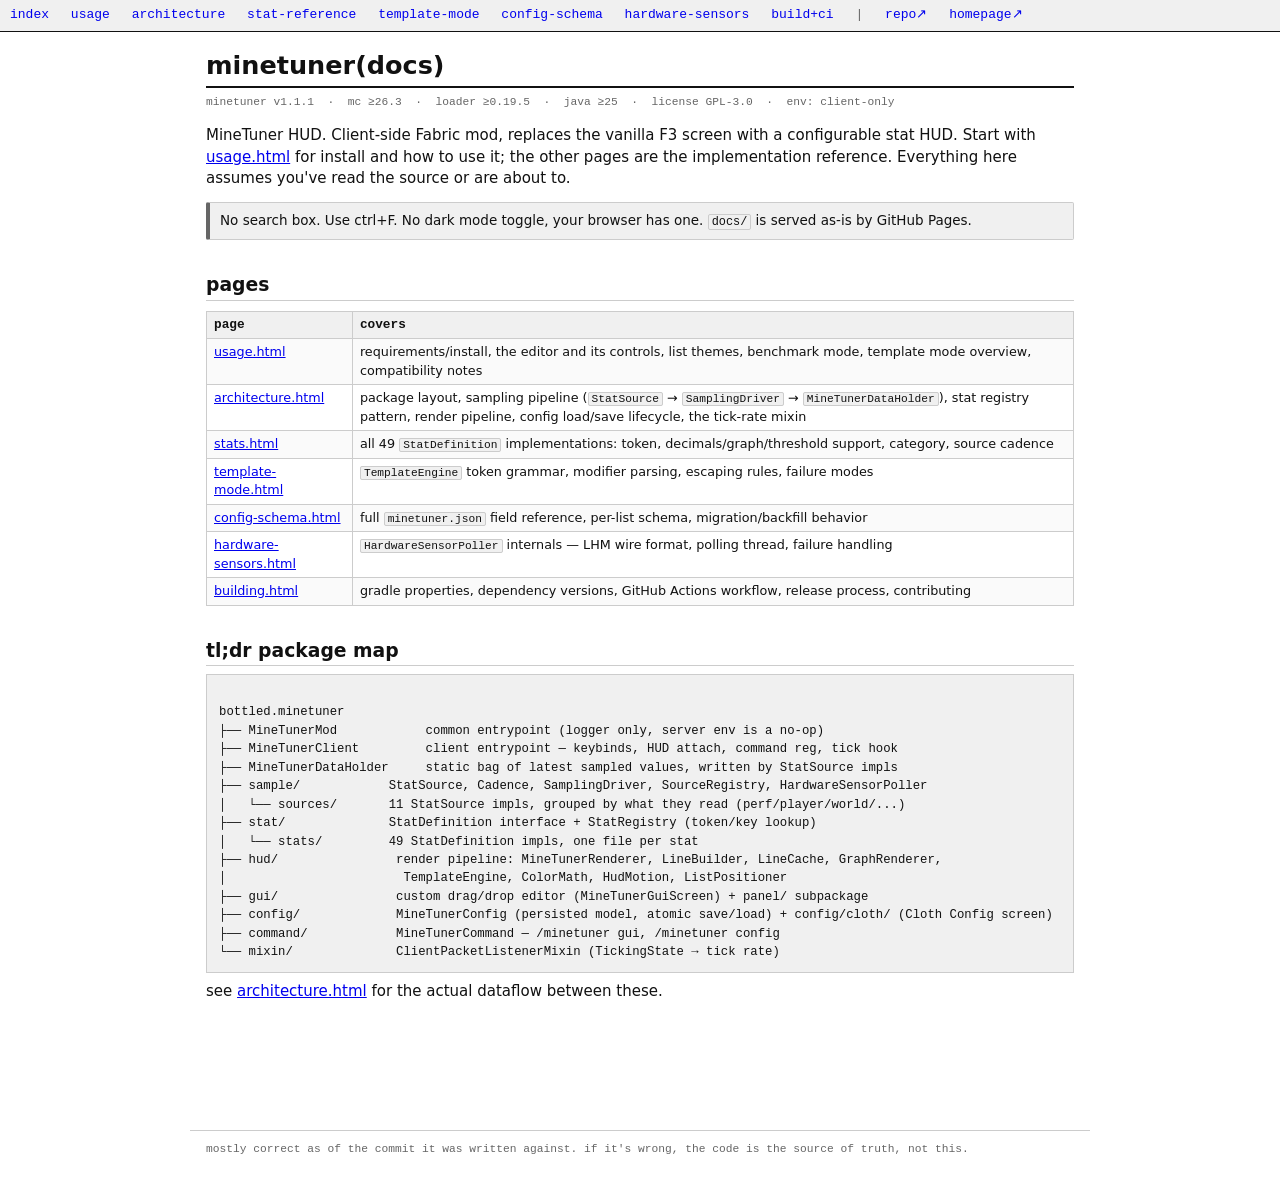
<file: docs/index.html>
<!doctype html>
<html lang="en">
<head>
<meta charset="utf-8">
<meta name="viewport" content="width=device-width, initial-scale=1">
<title>minetuner docs</title>
<link rel="stylesheet" href="style.css">
</head>
<body>
<div class="topbar">
  <a href="index.html">index</a>
    <a href="usage.html">usage</a>
  <a href="architecture.html">architecture</a>
  <a href="stats.html">stat-reference</a>
  <a href="template-mode.html">template-mode</a>
  <a href="config-schema.html">config-schema</a>
  <a href="hardware-sensors.html">hardware-sensors</a>
  <a href="building.html">build+ci</a>
  <span class="sep">|</span>
  <a href="https://github.com/bottledpepsi/MineTuner-HUD">repo↗</a>
  <a href="https://bottledpepsi.github.io">homepage↗</a>
</div>

<main>
<h1>minetuner(docs)</h1>
<div class="badge-row">
    minetuner v1.1.1 &nbsp;·&nbsp; mc &ge;26.3 &nbsp;·&nbsp; loader &ge;0.19.5 &nbsp;·&nbsp; java &ge;25 &nbsp;·&nbsp;
    license GPL-3.0 &nbsp;·&nbsp; env: client-only
</div>

<p>
MineTuner HUD. Client-side Fabric mod, replaces the vanilla
    F3 screen with a configurable stat HUD. Start with <a href="usage.html">usage.html</a> for install and how to use
    it; the other pages are
    the implementation reference. Everything here assumes you've read the source or are about to.
</p>

<div class="note">
    No search box. Use ctrl+F. No dark mode toggle, your browser has one. <code>docs/</code> is served as-is by GitHub
    Pages.
</div>

<h2>pages</h2>
<table>
<tr><th>page</th><th>covers</th></tr>
    <tr>
        <td><a href="usage.html">usage.html</a></td>
        <td>requirements/install, the editor and its controls, list themes, benchmark mode, template mode overview,
            compatibility notes
        </td>
    </tr>
<tr><td><a href="architecture.html">architecture.html</a></td>
    <td>package layout, sampling pipeline (<code>StatSource</code> → <code>SamplingDriver</code> → <code>MineTunerDataHolder</code>), stat registry pattern, render pipeline, config load/save lifecycle, the tick-rate mixin</td></tr>
<tr><td><a href="stats.html">stats.html</a></td>
    <td>all 49 <code>StatDefinition</code> implementations: token, decimals/graph/threshold support, category, source cadence</td></tr>
<tr><td><a href="template-mode.html">template-mode.html</a></td>
    <td><code>TemplateEngine</code> token grammar, modifier parsing, escaping rules, failure modes</td></tr>
<tr><td><a href="config-schema.html">config-schema.html</a></td>
    <td>full <code>minetuner.json</code> field reference, per-list schema, migration/backfill behavior</td></tr>
<tr><td><a href="hardware-sensors.html">hardware-sensors.html</a></td>
    <td><code>HardwareSensorPoller</code> internals — LHM wire format, polling thread, failure handling</td></tr>
<tr><td><a href="building.html">building.html</a></td>
    <td>gradle properties, dependency versions, GitHub Actions workflow, release process, contributing</td>
</tr>
</table>

<h2>tl;dr package map</h2>
<div class="filetree">
bottled.minetuner
├── MineTunerMod            common entrypoint (logger only, server env is a no-op)
├── MineTunerClient         client entrypoint — keybinds, HUD attach, command reg, tick hook
├── MineTunerDataHolder     static bag of latest sampled values, written by StatSource impls
├── sample/            StatSource, Cadence, SamplingDriver, SourceRegistry, HardwareSensorPoller
│   └── sources/       11 StatSource impls, grouped by what they read (perf/player/world/...)
├── stat/              StatDefinition interface + StatRegistry (token/key lookup)
│   └── stats/         49 StatDefinition impls, one file per stat
├── hud/                render pipeline: MineTunerRenderer, LineBuilder, LineCache, GraphRenderer,
│                        TemplateEngine, ColorMath, HudMotion, ListPositioner
├── gui/                custom drag/drop editor (MineTunerGuiScreen) + panel/ subpackage
├── config/             MineTunerConfig (persisted model, atomic save/load) + config/cloth/ (Cloth Config screen)
├── command/            MineTunerCommand — /minetuner gui, /minetuner config
└── mixin/              ClientPacketListenerMixin (TickingState → tick rate)
</div>

<p>see <a href="architecture.html">architecture.html</a> for the actual dataflow between these.</p>
</main>

<footer>
mostly correct as of the commit it was written against. if it's wrong, the code is the source of truth, not this.
</footer>
</body>
</html>
</file>
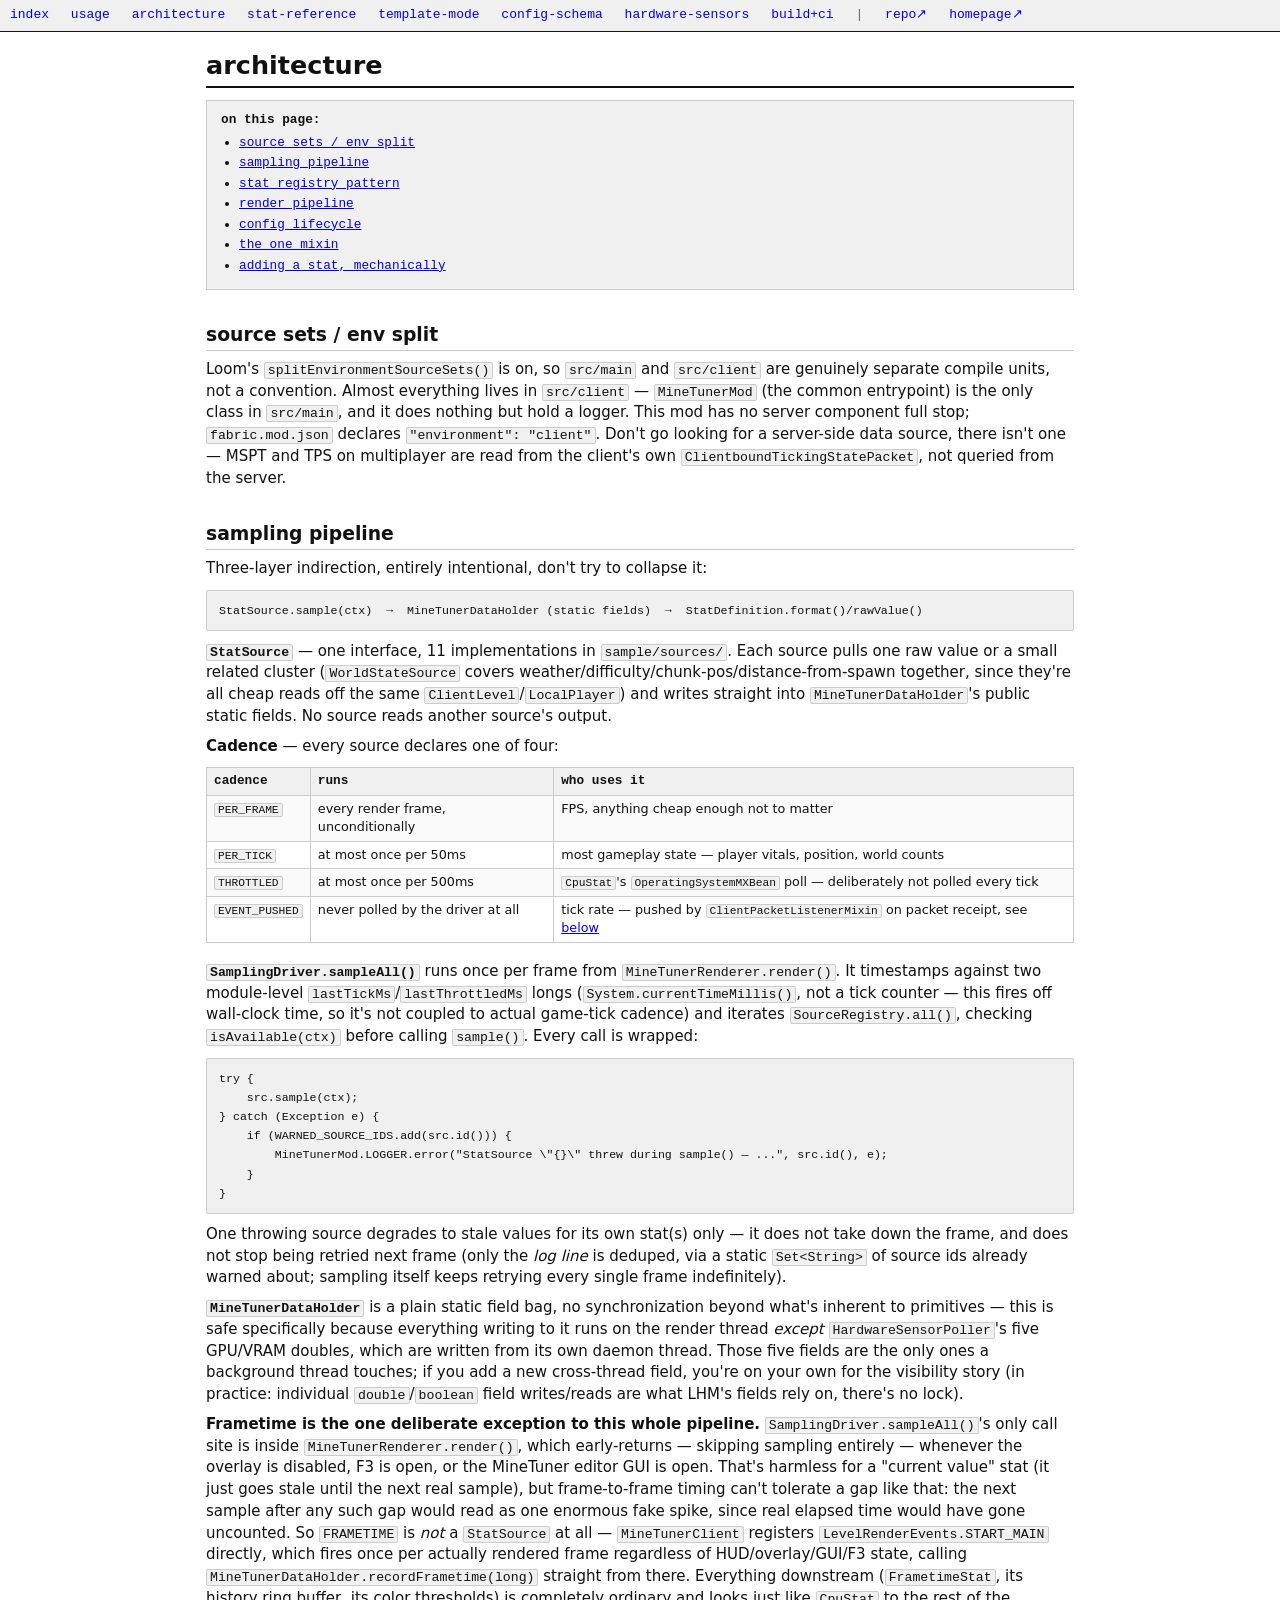
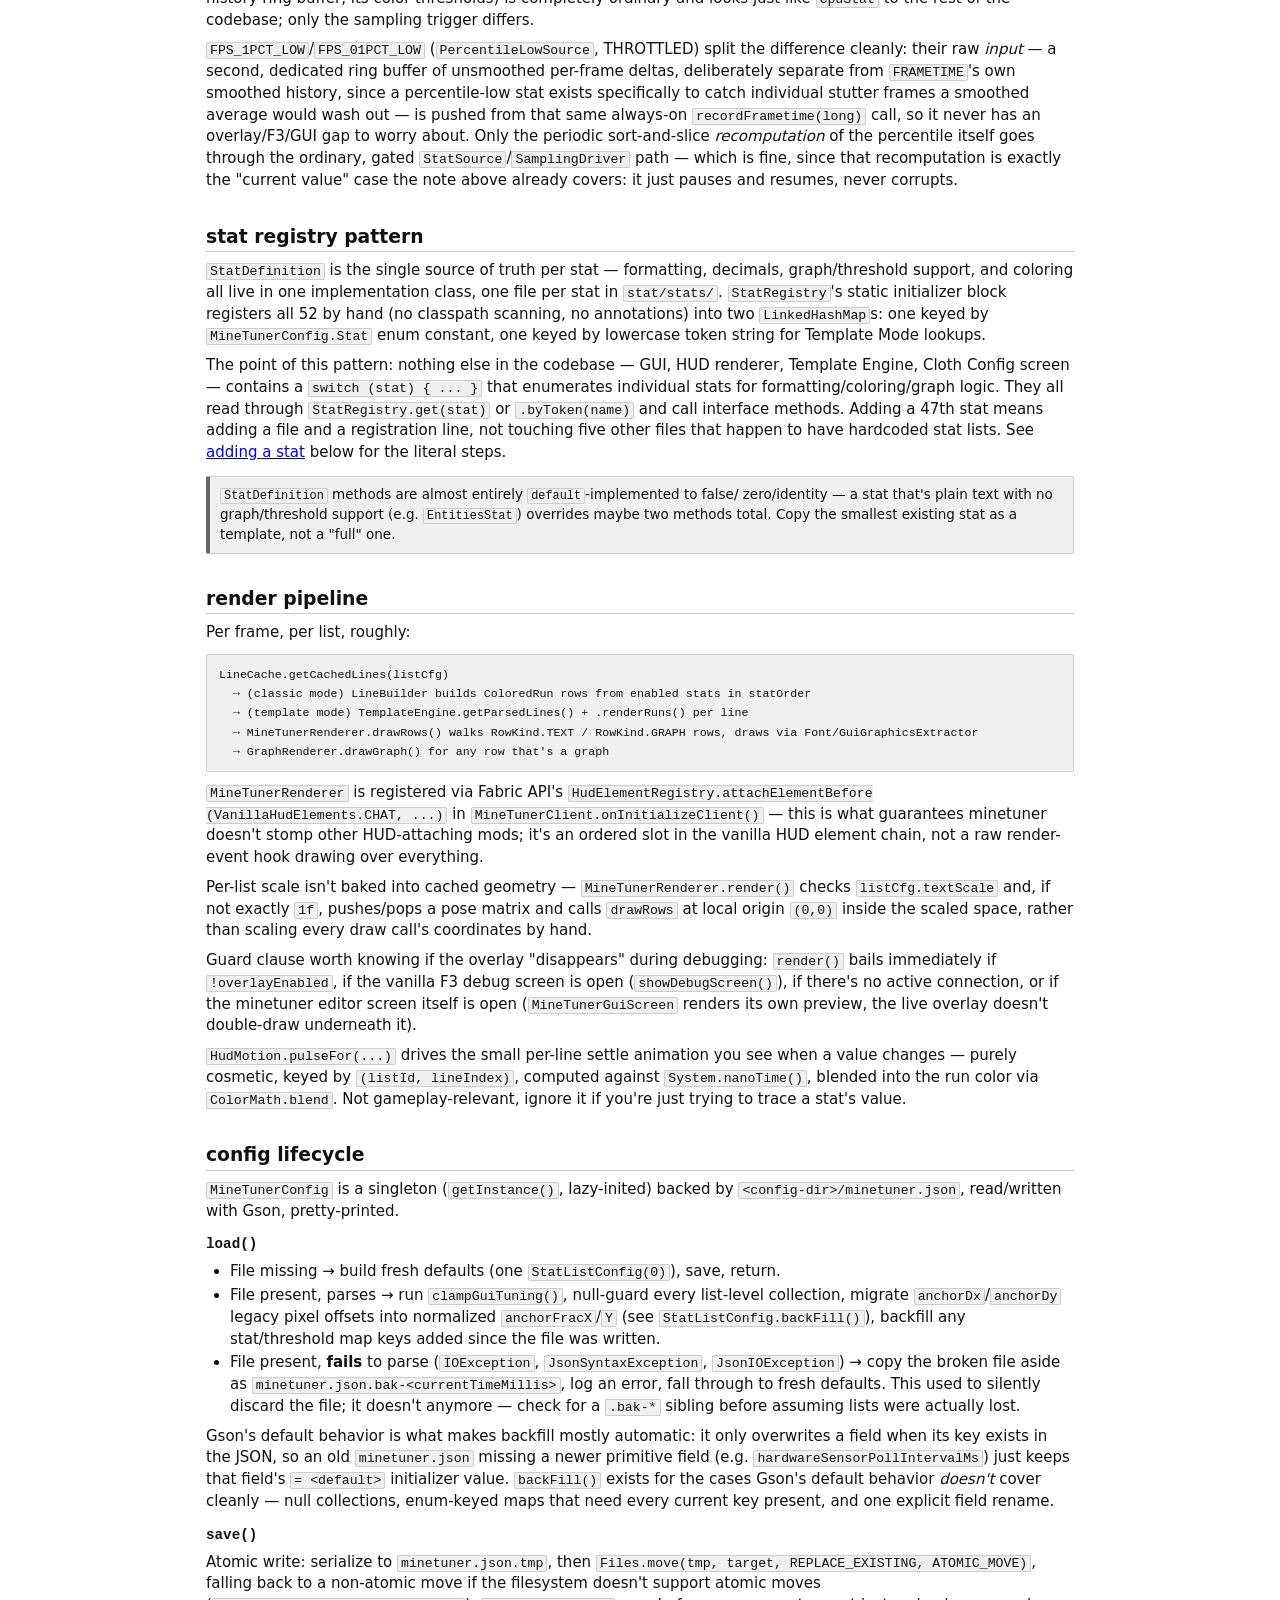
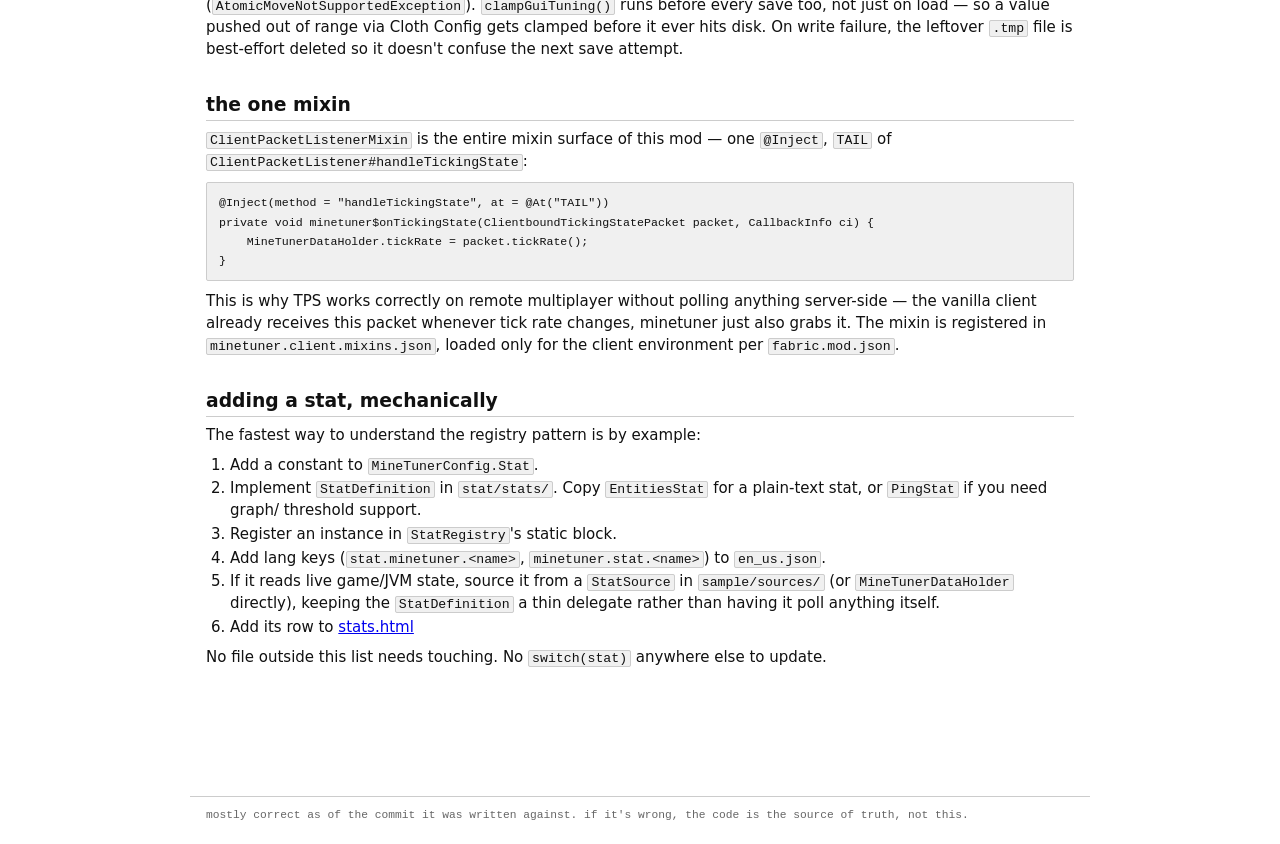
<file: docs/architecture.html>
<!doctype html>
<html lang="en">
<head>
<meta charset="utf-8">
<meta name="viewport" content="width=device-width, initial-scale=1">
<title>minetuner docs — architecture</title>
<link rel="stylesheet" href="style.css">
</head>
<body>
<div class="topbar">
  <a href="index.html">index</a>
    <a href="usage.html">usage</a>
  <a href="architecture.html">architecture</a>
  <a href="stats.html">stat-reference</a>
  <a href="template-mode.html">template-mode</a>
  <a href="config-schema.html">config-schema</a>
  <a href="hardware-sensors.html">hardware-sensors</a>
  <a href="building.html">build+ci</a>
  <span class="sep">|</span>
  <a href="https://github.com/bottledpepsi/MineTuner-HUD">repo↗</a>
  <a href="https://bottledpepsi.github.io">homepage↗</a>
</div>

<main>
<h1>architecture</h1>

<div class="toc">
<b>on this page:</b>
<ul>
<li><a href="#sourcesets">source sets / env split</a></li>
<li><a href="#sampling">sampling pipeline</a></li>
<li><a href="#registry">stat registry pattern</a></li>
<li><a href="#render">render pipeline</a></li>
<li><a href="#config-lifecycle">config lifecycle</a></li>
<li><a href="#mixin">the one mixin</a></li>
<li><a href="#adding-a-stat">adding a stat, mechanically</a></li>
</ul>
</div>

<h2 id="sourcesets">source sets / env split</h2>
<p>
Loom's <code>splitEnvironmentSourceSets()</code> is on, so <code>src/main</code> and
<code>src/client</code> are genuinely separate compile units, not a convention. Almost
everything lives in <code>src/client</code> — <code>MineTunerMod</code> (the common entrypoint)
is the only class in <code>src/main</code>, and it does nothing but hold a logger. This
mod has no server component full stop; <code>fabric.mod.json</code> declares
<code>"environment": "client"</code>. Don't go looking for a server-side data source, there
isn't one — MSPT and TPS on multiplayer are read from the client's own
<code>ClientboundTickingStatePacket</code>, not queried from the server.
</p>

<h2 id="sampling">sampling pipeline</h2>
<p>
Three-layer indirection, entirely intentional, don't try to collapse it:
</p>
<pre><code>StatSource.sample(ctx)  →  MineTunerDataHolder (static fields)  →  StatDefinition.format()/rawValue()</code></pre>

<p>
<b><code>StatSource</code></b> — one interface, 11 implementations in <code>sample/sources/</code>.
Each source pulls one raw value or a small related cluster (<code>WorldStateSource</code> covers
weather/difficulty/chunk-pos/distance-from-spawn together, since they're all cheap reads off the
same <code>ClientLevel</code>/<code>LocalPlayer</code>) and writes straight into
<code>MineTunerDataHolder</code>'s public static fields. No source reads another source's output.
</p>

<p>
<b>Cadence</b> — every source declares one of four:
</p>
<table>
<tr><th>cadence</th><th>runs</th><th>who uses it</th></tr>
<tr><td><code>PER_FRAME</code></td><td>every render frame, unconditionally</td><td>FPS, anything cheap enough not to matter</td></tr>
<tr><td><code>PER_TICK</code></td><td>at most once per 50ms</td><td>most gameplay state — player vitals, position, world counts</td></tr>
<tr><td><code>THROTTLED</code></td><td>at most once per 500ms</td><td><code>CpuStat</code>'s <code>OperatingSystemMXBean</code> poll — deliberately not polled every tick</td></tr>
<tr><td><code>EVENT_PUSHED</code></td><td>never polled by the driver at all</td><td>tick rate — pushed by <code>ClientPacketListenerMixin</code> on packet receipt, see <a href="#mixin">below</a></td></tr>
</table>

<p>
<b><code>SamplingDriver.sampleAll()</code></b> runs once per frame from <code>MineTunerRenderer.render()</code>.
It timestamps against two module-level <code>lastTickMs</code>/<code>lastThrottledMs</code> longs
(<code>System.currentTimeMillis()</code>, not a tick counter — this fires off wall-clock time, so it's
not coupled to actual game-tick cadence) and iterates <code>SourceRegistry.all()</code>, checking
<code>isAvailable(ctx)</code> before calling <code>sample()</code>. Every call is wrapped:
</p>
<pre><code>try {
    src.sample(ctx);
} catch (Exception e) {
    if (WARNED_SOURCE_IDS.add(src.id())) {
        MineTunerMod.LOGGER.error("StatSource \"{}\" threw during sample() — ...", src.id(), e);
    }
}</code></pre>
<p>
One throwing source degrades to stale values for its own stat(s) only — it does not take down
the frame, and does not stop being retried next frame (only the <i>log line</i> is deduped, via
a static <code>Set&lt;String&gt;</code> of source ids already warned about; sampling itself keeps
retrying every single frame indefinitely).
</p>

<p>
<b><code>MineTunerDataHolder</code></b> is a plain static field bag, no synchronization beyond what's
inherent to primitives — this is safe specifically because everything writing to it runs on the
render thread <i>except</i> <code>HardwareSensorPoller</code>'s five GPU/VRAM doubles, which are
written from its own daemon thread. Those five fields are the only ones a background thread
touches; if you add a new cross-thread field, you're on your own for the visibility story (in
practice: individual <code>double</code>/<code>boolean</code> field writes/reads are what LHM's
fields rely on, there's no lock).
</p>

<p>
<b>Frametime is the one deliberate exception to this whole pipeline.</b>
<code>SamplingDriver.sampleAll()</code>'s only call site is inside <code>MineTunerRenderer.render()</code>,
which early-returns — skipping sampling entirely — whenever the overlay is disabled, F3 is open,
or the MineTuner editor GUI is open. That's harmless for a "current value" stat (it just goes stale
until the next real sample), but frame-to-frame timing can't tolerate a gap like that: the next
sample after any such gap would read as one enormous fake spike, since real elapsed time would
have gone uncounted. So <code>FRAMETIME</code> is <i>not</i> a <code>StatSource</code> at all —
<code>MineTunerClient</code> registers <code>LevelRenderEvents.START_MAIN</code> directly, which fires once
per actually rendered frame regardless of HUD/overlay/GUI/F3 state, calling
<code>MineTunerDataHolder.recordFrametime(long)</code> straight from there. Everything downstream
(<code>FrametimeStat</code>, its history ring buffer, its color thresholds) is completely ordinary
and looks just like <code>CpuStat</code> to the rest of the codebase; only the sampling trigger differs.
</p>
<p>
<code>FPS_1PCT_LOW</code>/<code>FPS_01PCT_LOW</code> (<code>PercentileLowSource</code>, THROTTLED)
split the difference cleanly: their raw <i>input</i> — a second, dedicated ring buffer of
unsmoothed per-frame deltas, deliberately separate from <code>FRAMETIME</code>'s own smoothed
history, since a percentile-low stat exists specifically to catch individual stutter frames a
smoothed average would wash out — is pushed from that same always-on <code>recordFrametime(long)</code>
call, so it never has an overlay/F3/GUI gap to worry about. Only the periodic sort-and-slice
<i>recomputation</i> of the percentile itself goes through the ordinary, gated
<code>StatSource</code>/<code>SamplingDriver</code> path — which is fine, since that recomputation
is exactly the "current value" case the note above already covers: it just pauses and resumes,
never corrupts.
</p>

<h2 id="registry">stat registry pattern</h2>
<p>
<code>StatDefinition</code> is the single source of truth per stat — formatting, decimals,
graph/threshold support, and coloring all live in one implementation class, one file per stat
in <code>stat/stats/</code>. <code>StatRegistry</code>'s static initializer block registers all
52 by hand (no classpath scanning, no annotations) into two <code>LinkedHashMap</code>s: one
keyed by <code>MineTunerConfig.Stat</code> enum constant, one keyed by lowercase token string for
Template Mode lookups.
</p>
<p>
The point of this pattern: nothing else in the codebase — GUI, HUD renderer, Template
Engine, Cloth Config screen — contains a <code>switch (stat) { ... }</code> that enumerates
individual stats for formatting/coloring/graph logic. They all read through
<code>StatRegistry.get(stat)</code> or <code>.byToken(name)</code> and call interface methods.
Adding a 47th stat means adding a file and a registration line, not touching five other files
that happen to have hardcoded stat lists. See <a href="#adding-a-stat">adding a stat</a> below
for the literal steps.
</p>
<div class="note">
<code>StatDefinition</code> methods are almost entirely <code>default</code>-implemented to false/
zero/identity — a stat that's plain text with no graph/threshold support (e.g. <code>EntitiesStat</code>)
overrides maybe two methods total. Copy the smallest existing stat as a template, not a "full"
one.
</div>

<h2 id="render">render pipeline</h2>
<p>
Per frame, per list, roughly:
</p>
<pre><code>LineCache.getCachedLines(listCfg)
  → (classic mode) LineBuilder builds ColoredRun rows from enabled stats in statOrder
  → (template mode) TemplateEngine.getParsedLines() + .renderRuns() per line
  → MineTunerRenderer.drawRows() walks RowKind.TEXT / RowKind.GRAPH rows, draws via Font/GuiGraphicsExtractor
  → GraphRenderer.drawGraph() for any row that's a graph</code></pre>
<p>
<code>MineTunerRenderer</code> is registered via Fabric API's <code>HudElementRegistry.attachElementBefore
(VanillaHudElements.CHAT, ...)</code> in <code>MineTunerClient.onInitializeClient()</code> — this is what
guarantees minetuner doesn't stomp other HUD-attaching mods; it's an ordered slot in the vanilla HUD
element chain, not a raw render-event hook drawing over everything.
</p>
<p>
Per-list scale isn't baked into cached geometry — <code>MineTunerRenderer.render()</code> checks
<code>listCfg.textScale</code> and, if not exactly <code>1f</code>, pushes/pops a pose matrix and
calls <code>drawRows</code> at local origin <code>(0,0)</code> inside the scaled space, rather than
scaling every draw call's coordinates by hand.
</p>
<p>
Guard clause worth knowing if the overlay "disappears" during debugging: <code>render()</code> bails
immediately if <code>!overlayEnabled</code>, if the vanilla F3 debug screen is open
(<code>showDebugScreen()</code>), if there's no active connection, or if the minetuner editor screen
itself is open (<code>MineTunerGuiScreen</code> renders its own preview, the live overlay doesn't
double-draw underneath it).
</p>
<p>
<code>HudMotion.pulseFor(...)</code> drives the small per-line settle animation you see when a
value changes — purely cosmetic, keyed by <code>(listId, lineIndex)</code>, computed against
<code>System.nanoTime()</code>, blended into the run color via <code>ColorMath.blend</code>. Not
gameplay-relevant, ignore it if you're just trying to trace a stat's value.
</p>

<h2 id="config-lifecycle">config lifecycle</h2>
<p>
<code>MineTunerConfig</code> is a singleton (<code>getInstance()</code>, lazy-inited) backed by
<code>&lt;config-dir&gt;/minetuner.json</code>, read/written with Gson, pretty-printed.
</p>
<h4>load()</h4>
<ul>
<li>File missing → build fresh defaults (one <code>StatListConfig(0)</code>), save, return.</li>
<li>File present, parses → run <code>clampGuiTuning()</code>, null-guard every list-level
collection, migrate <code>anchorDx</code>/<code>anchorDy</code> legacy pixel offsets into
normalized <code>anchorFracX</code>/<code>Y</code> (see <code>StatListConfig.backFill()</code>),
backfill any stat/threshold map keys added since the file was written.</li>
<li>File present, <b>fails</b> to parse (<code>IOException</code>, <code>JsonSyntaxException</code>,
<code>JsonIOException</code>) → copy the broken file aside as
<code>minetuner.json.bak-&lt;currentTimeMillis&gt;</code>, log an error, fall through to fresh defaults.
This used to silently discard the file; it doesn't anymore — check for a <code>.bak-*</code>
sibling before assuming lists were actually lost.</li>
</ul>
<p>
Gson's default behavior is what makes backfill mostly automatic: it only overwrites a field
when its key exists in the JSON, so an old <code>minetuner.json</code> missing a newer primitive
field (e.g. <code>hardwareSensorPollIntervalMs</code>) just keeps that field's
<code>= &lt;default&gt;</code> initializer value. <code>backFill()</code> exists for the cases
Gson's default behavior <i>doesn't</i> cover cleanly — null collections, enum-keyed maps that
need every current key present, and one explicit field rename.
</p>
<h4>save()</h4>
<p>
Atomic write: serialize to <code>minetuner.json.tmp</code>, then
<code>Files.move(tmp, target, REPLACE_EXISTING, ATOMIC_MOVE)</code>, falling back to a
non-atomic move if the filesystem doesn't support atomic moves
(<code>AtomicMoveNotSupportedException</code>). <code>clampGuiTuning()</code> runs before every
save too, not just on load — so a value pushed out of range via Cloth Config gets clamped before
it ever hits disk. On write failure, the leftover <code>.tmp</code> file is best-effort deleted so
it doesn't confuse the next save attempt.
</p>

<h2 id="mixin">the one mixin</h2>
<p>
<code>ClientPacketListenerMixin</code> is the entire mixin surface of this mod — one
<code>@Inject</code>, <code>TAIL</code> of <code>ClientPacketListener#handleTickingState</code>:
</p>
<pre><code>@Inject(method = "handleTickingState", at = @At("TAIL"))
private void minetuner$onTickingState(ClientboundTickingStatePacket packet, CallbackInfo ci) {
    MineTunerDataHolder.tickRate = packet.tickRate();
}</code></pre>
<p>
This is why TPS works correctly on remote multiplayer without polling anything server-side —
the vanilla client already receives this packet whenever tick rate changes, minetuner just also
    grabs it. The mixin is registered in <code>minetuner.client.mixins.json</code>, loaded only for the client
    environment per <code>fabric.mod.json</code>.
</p>

<h2 id="adding-a-stat">adding a stat, mechanically</h2>
    <p>The fastest way to understand the registry pattern is by example:</p>
<ol>
<li>Add a constant to <code>MineTunerConfig.Stat</code>.</li>
<li>Implement <code>StatDefinition</code> in <code>stat/stats/</code>. Copy
<code>EntitiesStat</code> for a plain-text stat, or <code>PingStat</code> if you need graph/
threshold support.</li>
<li>Register an instance in <code>StatRegistry</code>'s static block.</li>
<li>Add lang keys (<code>stat.minetuner.&lt;name&gt;</code>, <code>minetuner.stat.&lt;name&gt;</code>) to
<code>en_us.json</code>.</li>
<li>If it reads live game/JVM state, source it from a <code>StatSource</code> in
<code>sample/sources/</code> (or <code>MineTunerDataHolder</code> directly), keeping the
<code>StatDefinition</code> a thin delegate rather than having it poll anything itself.</li>
<li>Add its row to <a href="stats.html">stats.html</a></li>
</ol>
<p>No file outside this list needs touching. No <code>switch(stat)</code> anywhere else to update.</p>

</main>

<footer>
mostly correct as of the commit it was written against. if it's wrong, the code is the source of truth, not this.
</footer>
</body>
</html>
</file>
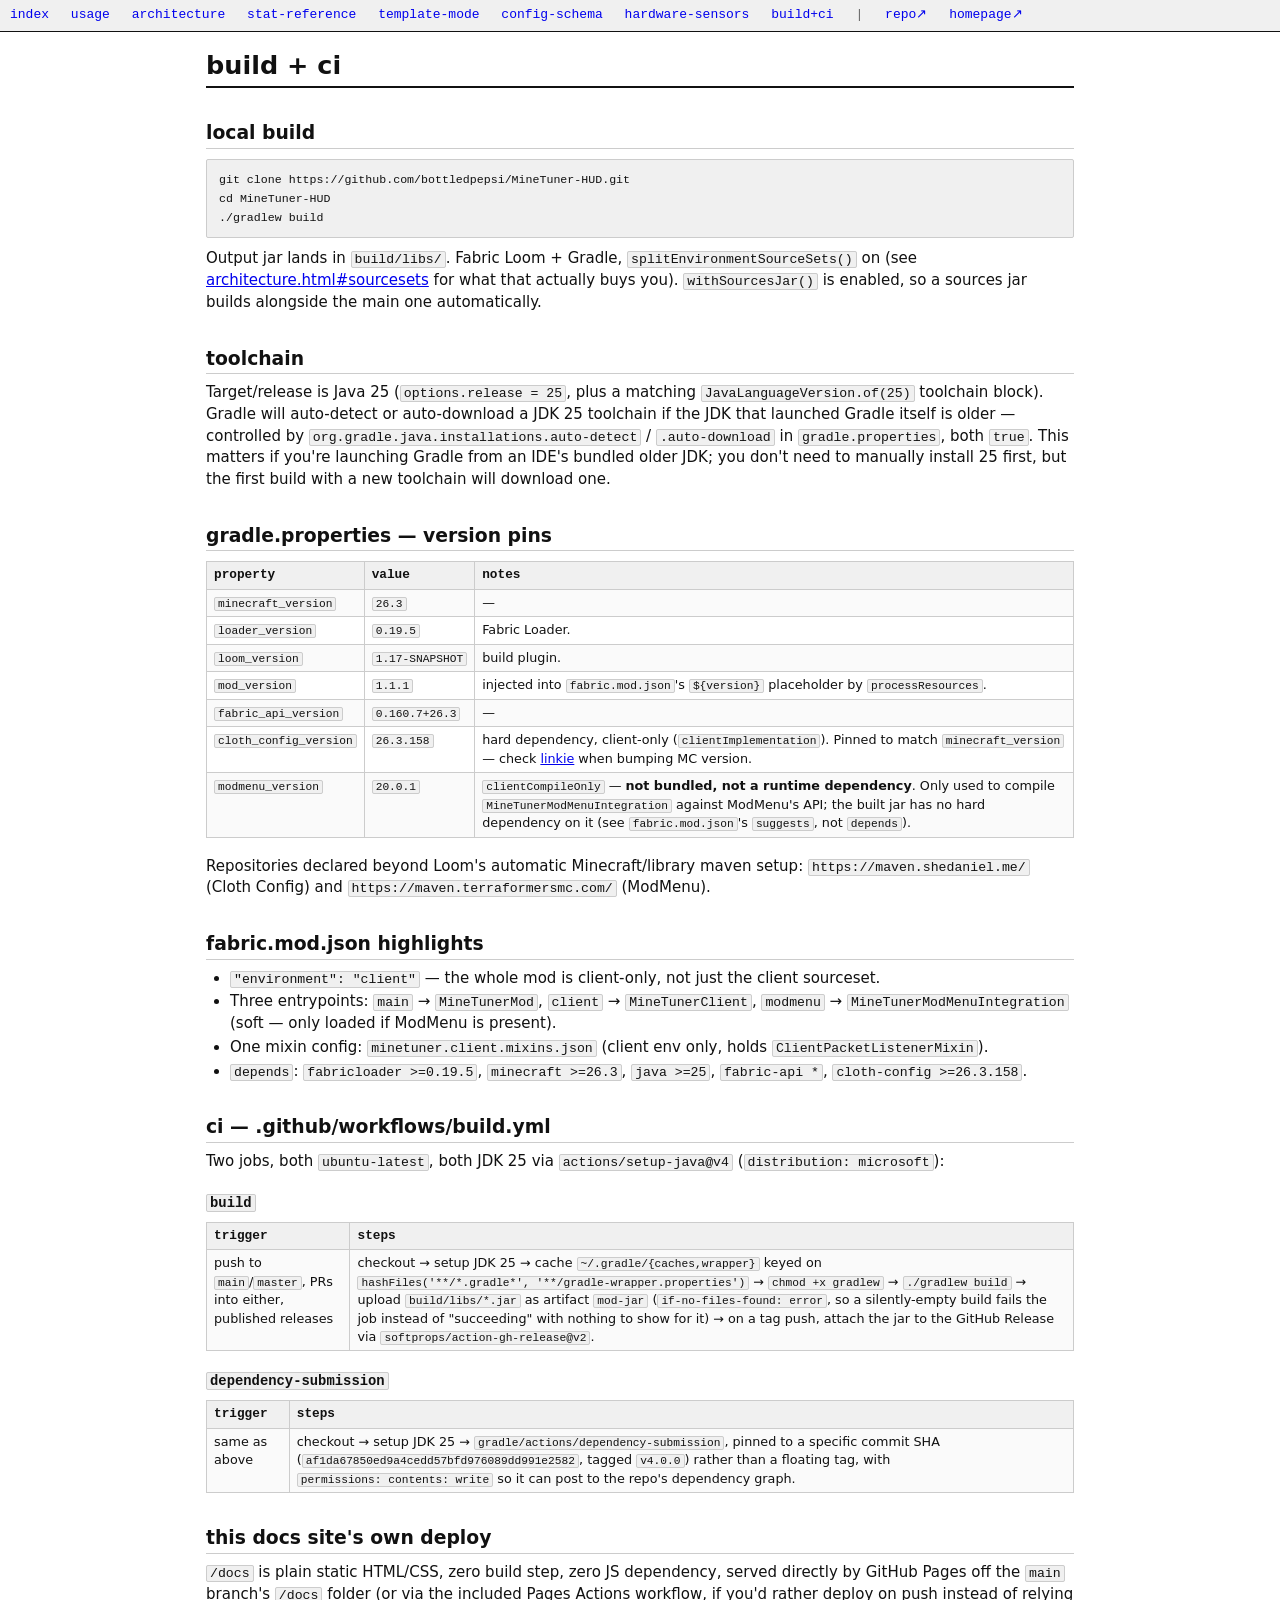
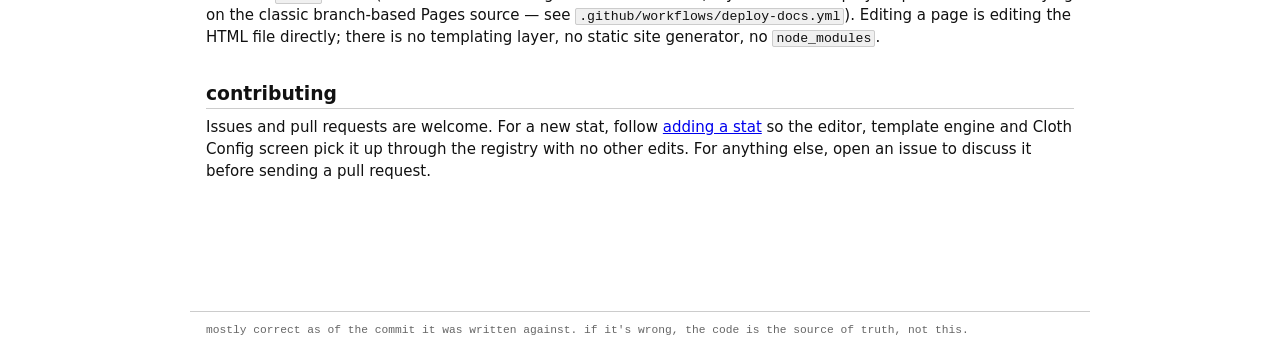
<file: docs/building.html>
<!doctype html>
<html lang="en">
<head>
<meta charset="utf-8">
<meta name="viewport" content="width=device-width, initial-scale=1">
<title>minetuner docs — build + ci</title>
<link rel="stylesheet" href="style.css">
</head>
<body>
<div class="topbar">
  <a href="index.html">index</a>
    <a href="usage.html">usage</a>
  <a href="architecture.html">architecture</a>
  <a href="stats.html">stat-reference</a>
  <a href="template-mode.html">template-mode</a>
  <a href="config-schema.html">config-schema</a>
  <a href="hardware-sensors.html">hardware-sensors</a>
  <a href="building.html">build+ci</a>
  <span class="sep">|</span>
  <a href="https://github.com/bottledpepsi/MineTuner-HUD">repo↗</a>
  <a href="https://bottledpepsi.github.io">homepage↗</a>
</div>

<main>
<h1>build + ci</h1>

<h2>local build</h2>
<pre><code>git clone https://github.com/bottledpepsi/MineTuner-HUD.git
cd MineTuner-HUD
./gradlew build</code></pre>
<p>
Output jar lands in <code>build/libs/</code>. Fabric Loom + Gradle,
<code>splitEnvironmentSourceSets()</code> on (see
<a href="architecture.html#sourcesets">architecture.html#sourcesets</a> for what that actually
buys you). <code>withSourcesJar()</code> is enabled, so a sources jar builds alongside the main
one automatically.
</p>

<h2>toolchain</h2>
<p>
Target/release is Java 25 (<code>options.release = 25</code>, plus a matching
<code>JavaLanguageVersion.of(25)</code> toolchain block). Gradle will auto-detect or
auto-download a JDK 25 toolchain if the JDK that launched Gradle itself is older — controlled by
<code>org.gradle.java.installations.auto-detect</code> /
<code>.auto-download</code> in <code>gradle.properties</code>, both <code>true</code>. This
matters if you're launching Gradle from an IDE's bundled older JDK; you don't need to manually
install 25 first, but the first build with a new toolchain will download one.
</p>

<h2>gradle.properties — version pins</h2>
<table>
<tr><th>property</th><th>value</th><th>notes</th></tr>
    <tr>
        <td><code>minecraft_version</code></td>
        <td><code>26.3</code></td>
        <td>—</td>
    </tr>
    <tr>
        <td><code>loader_version</code></td>
        <td><code>0.19.5</code></td>
        <td>Fabric Loader.</td>
    </tr>
<tr><td><code>loom_version</code></td><td><code>1.17-SNAPSHOT</code></td><td>build plugin.</td></tr>
<tr><td><code>mod_version</code></td><td><code>1.1.1</code></td><td>injected into <code>fabric.mod.json</code>'s <code>${version}</code> placeholder by <code>processResources</code>.</td></tr>
    <tr>
        <td><code>fabric_api_version</code></td>
        <td><code>0.160.7+26.3</code></td>
        <td>—</td>
    </tr>
    <tr>
        <td><code>cloth_config_version</code></td>
        <td><code>26.3.158</code></td>
        <td>hard dependency, client-only (<code>clientImplementation</code>). Pinned to match
            <code>minecraft_version</code> — check <a href="https://linkie.shedaniel.me/dependencies">linkie</a> when
            bumping MC version.
        </td>
    </tr>
<tr><td><code>modmenu_version</code></td><td><code>20.0.1</code></td><td><code>clientCompileOnly</code> — <b>not bundled, not a runtime dependency</b>. Only used to compile <code>MineTunerModMenuIntegration</code> against ModMenu's API; the built jar has no hard dependency on it (see <code>fabric.mod.json</code>'s <code>suggests</code>, not <code>depends</code>).</td></tr>
</table>
<p>
Repositories declared beyond Loom's automatic Minecraft/library maven setup:
<code>https://maven.shedaniel.me/</code> (Cloth Config) and
<code>https://maven.terraformersmc.com/</code> (ModMenu).
</p>

<h2>fabric.mod.json highlights</h2>
<ul>
<li><code>"environment": "client"</code> — the whole mod is client-only, not just the client sourceset.</li>
<li>Three entrypoints: <code>main</code> → <code>MineTunerMod</code>, <code>client</code> → <code>MineTunerClient</code>, <code>modmenu</code> → <code>MineTunerModMenuIntegration</code> (soft — only loaded if ModMenu is present).</li>
    <li>One mixin config: <code>minetuner.client.mixins.json</code> (client env only, holds <code>ClientPacketListenerMixin</code>).
    </li>
    <li><code>depends</code>: <code>fabricloader &gt;=0.19.5</code>, <code>minecraft &gt;=26.3</code>, <code>java &gt;=25</code>,
        <code>fabric-api *</code>, <code>cloth-config &gt;=26.3.158</code>.
    </li>
</ul>

<h2>ci — .github/workflows/build.yml</h2>
<p>Two jobs, both <code>ubuntu-latest</code>, both JDK 25 via
<code>actions/setup-java@v4</code> (<code>distribution: microsoft</code>):</p>

<h3><code>build</code></h3>
<table>
<tr><th>trigger</th><th>steps</th></tr>
<tr><td>push to <code>main</code>/<code>master</code>, PRs into either, published releases</td>
<td>
checkout → setup JDK 25 → cache <code>~/.gradle/{caches,wrapper}</code> keyed on
<code>hashFiles('**/*.gradle*', '**/gradle-wrapper.properties')</code> → <code>chmod +x gradlew</code>
→ <code>./gradlew build</code> → upload <code>build/libs/*.jar</code> as artifact
<code>mod-jar</code> (<code>if-no-files-found: error</code>, so a silently-empty build fails the
job instead of "succeeding" with nothing to show for it) → on a tag push, attach the jar to the
GitHub Release via <code>softprops/action-gh-release@v2</code>.
</td></tr>
</table>

<h3><code>dependency-submission</code></h3>
<table>
<tr><th>trigger</th><th>steps</th></tr>
<tr><td>same as above</td>
<td>checkout → setup JDK 25 → <code>gradle/actions/dependency-submission</code>,
pinned to a specific commit SHA
(<code>af1da67850ed9a4cedd57bfd976089dd991e2582</code>, tagged <code>v4.0.0</code>) rather than a
floating tag, with <code>permissions: contents: write</code> so it can post to the repo's
dependency graph.</td></tr>
</table>

<h2>this docs site's own deploy</h2>
<p>
<code>/docs</code> is plain static HTML/CSS, zero build step, zero JS dependency, served directly
by GitHub Pages off the <code>main</code> branch's <code>/docs</code> folder (or via the included
Pages Actions workflow, if you'd rather deploy on push instead of relying on the classic branch-based
Pages source — see <code>.github/workflows/deploy-docs.yml</code>). Editing a page is editing the
HTML file directly; there is no templating layer, no static site generator, no <code>node_modules</code>.
</p>

    <h2 id="contributing">contributing</h2>
    <p>
        Issues and pull requests are welcome. For a new stat, follow
        <a href="architecture.html#adding-a-stat">adding a stat</a> so the editor, template engine and Cloth Config
        screen pick it up through the registry with no other edits. For anything else, open an issue to discuss it
        before sending a pull request.
    </p>

</main>

<footer>
mostly correct as of the commit it was written against. if it's wrong, the code is the source of truth, not this.
</footer>
</body>
</html>
</file>
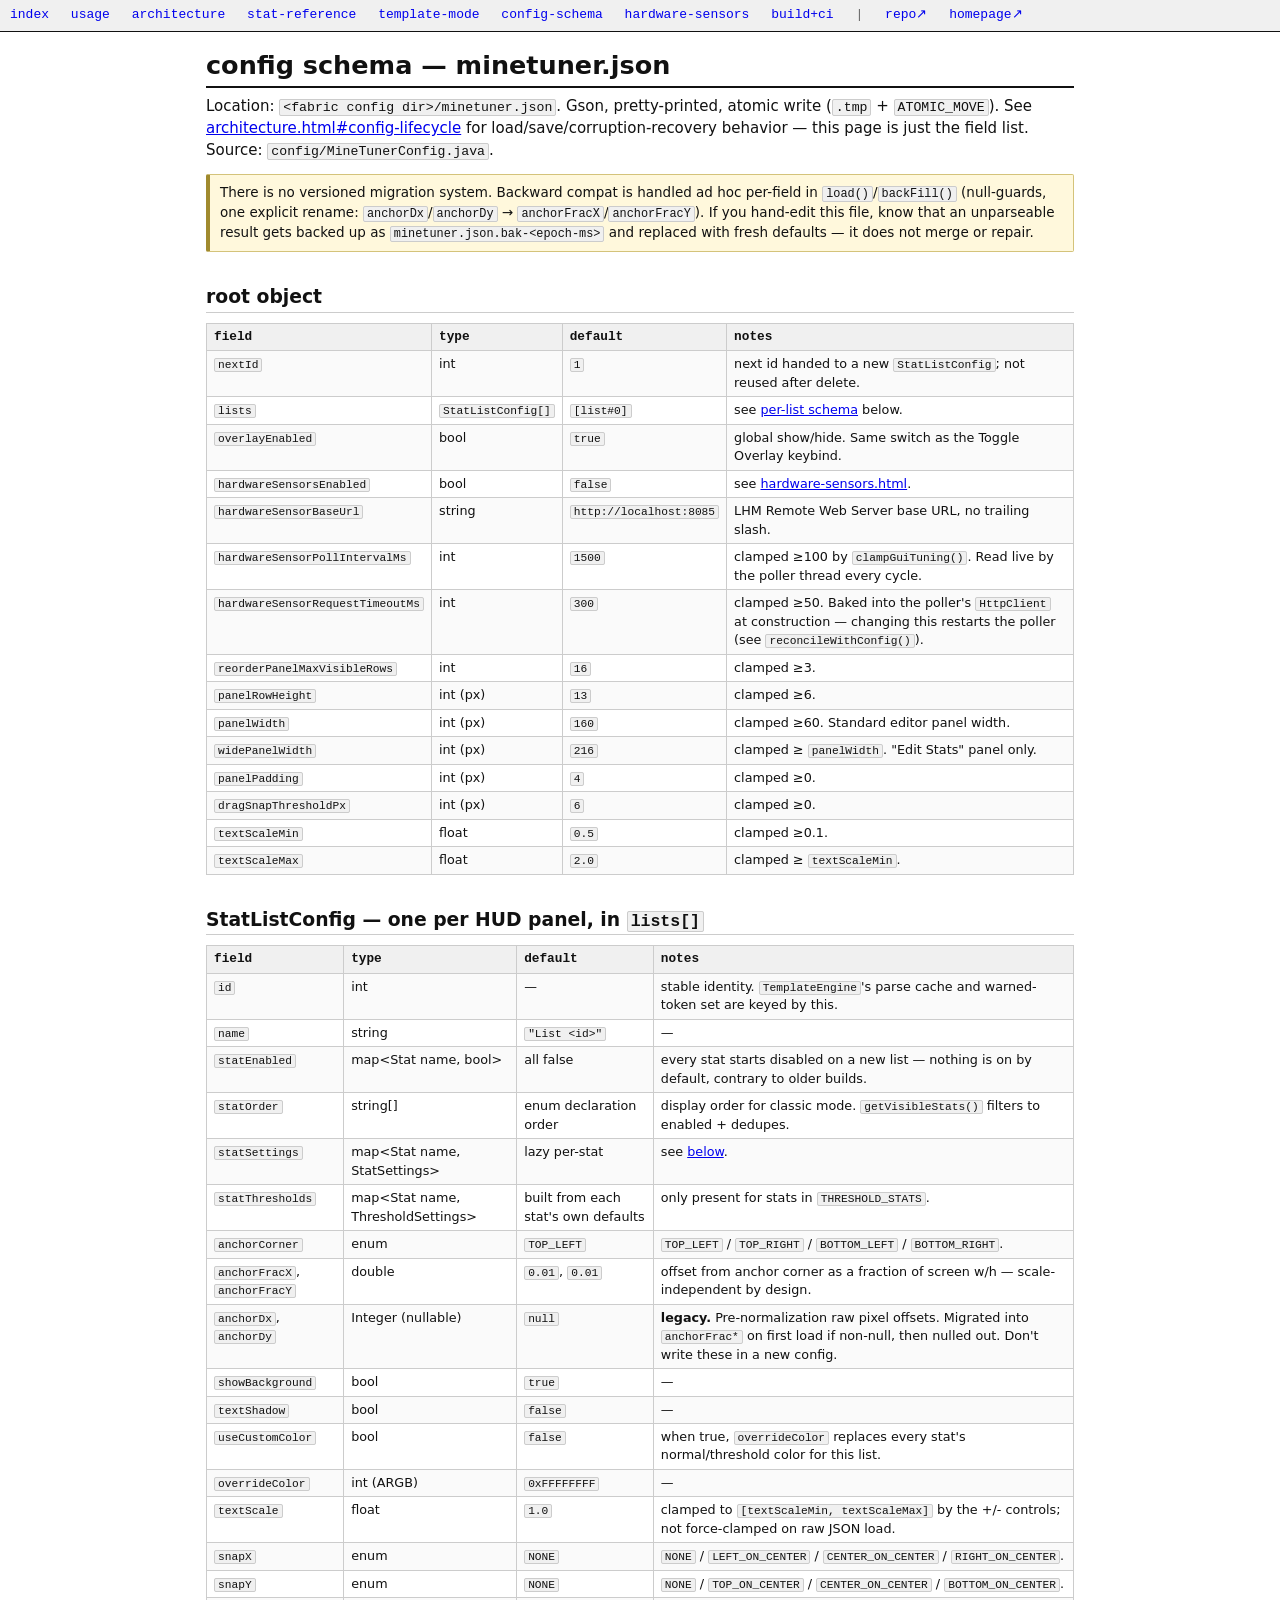
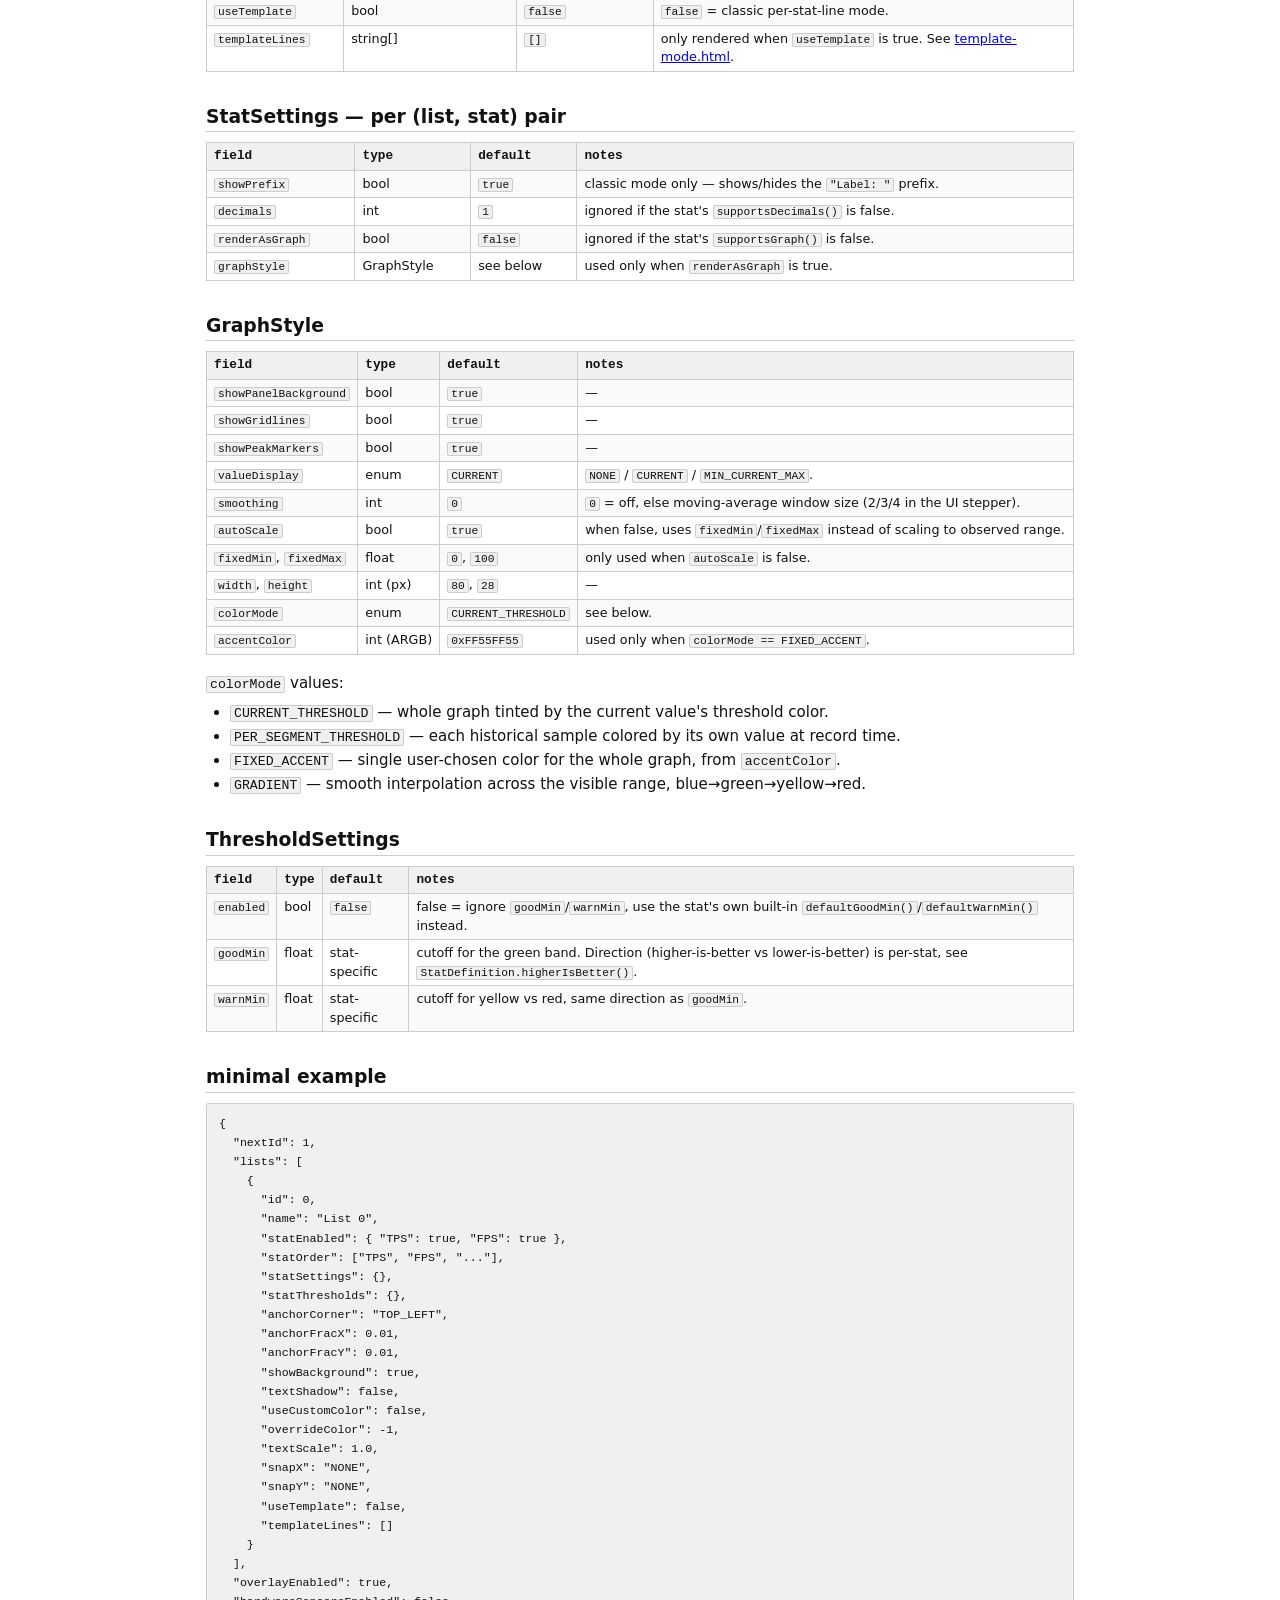
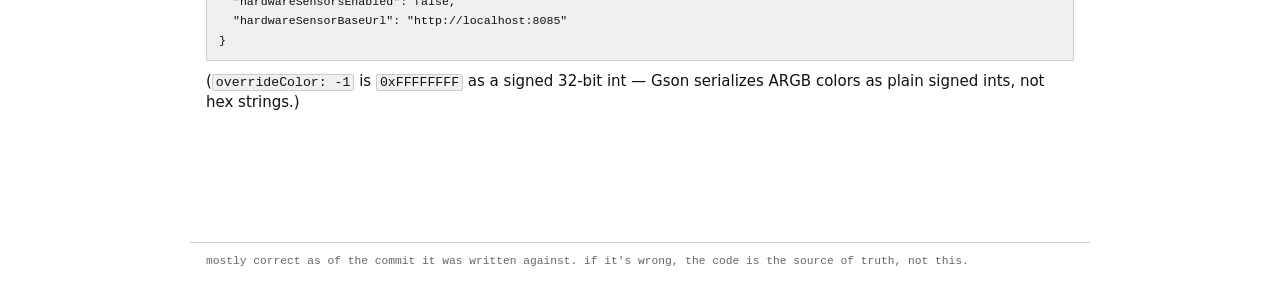
<file: docs/config-schema.html>
<!doctype html>
<html lang="en">
<head>
<meta charset="utf-8">
<meta name="viewport" content="width=device-width, initial-scale=1">
<title>minetuner docs — config schema</title>
<link rel="stylesheet" href="style.css">
</head>
<body>
<div class="topbar">
  <a href="index.html">index</a>
  <a href="usage.html">usage</a>
  <a href="architecture.html">architecture</a>
  <a href="stats.html">stat-reference</a>
  <a href="template-mode.html">template-mode</a>
  <a href="config-schema.html">config-schema</a>
  <a href="hardware-sensors.html">hardware-sensors</a>
  <a href="building.html">build+ci</a>
  <span class="sep">|</span>
  <a href="https://github.com/bottledpepsi/MineTuner-HUD">repo↗</a>
  <a href="https://bottledpepsi.github.io">homepage↗</a>
</div>

<main>
<h1>config schema — minetuner.json</h1>
<p>
Location: <code>&lt;fabric config dir&gt;/minetuner.json</code>. Gson, pretty-printed, atomic write
(<code>.tmp</code> + <code>ATOMIC_MOVE</code>). See <a href="architecture.html#config-lifecycle">
architecture.html#config-lifecycle</a> for load/save/corruption-recovery behavior — this page is
just the field list. Source: <code>config/MineTunerConfig.java</code>.
</p>
<div class="warn">
There is no versioned migration system. Backward compat is handled ad hoc per-field in
<code>load()</code>/<code>backFill()</code> (null-guards, one explicit rename:
<code>anchorDx</code>/<code>anchorDy</code> → <code>anchorFracX</code>/<code>anchorFracY</code>).
If you hand-edit this file, know that an unparseable result gets backed up as
<code>minetuner.json.bak-&lt;epoch-ms&gt;</code> and replaced with fresh defaults — it does not merge or repair.
</div>

<h2 id="root">root object</h2>
<table>
<tr><th>field</th><th>type</th><th>default</th><th>notes</th></tr>
<tr><td><code>nextId</code></td><td>int</td><td><code>1</code></td><td>next id handed to a new <code>StatListConfig</code>; not reused after delete.</td></tr>
<tr><td><code>lists</code></td><td><code>StatListConfig[]</code></td><td><code>[list#0]</code></td><td>see <a href="#list">per-list schema</a> below.</td></tr>
<tr><td><code>overlayEnabled</code></td><td>bool</td><td><code>true</code></td><td>global show/hide. Same switch as the Toggle Overlay keybind.</td></tr>
<tr><td><code>hardwareSensorsEnabled</code></td><td>bool</td><td><code>false</code></td><td>see <a href="hardware-sensors.html">hardware-sensors.html</a>.</td></tr>
<tr><td><code>hardwareSensorBaseUrl</code></td><td>string</td><td><code>http://localhost:8085</code></td><td>LHM Remote Web Server base URL, no trailing slash.</td></tr>
<tr><td><code>hardwareSensorPollIntervalMs</code></td><td>int</td><td><code>1500</code></td><td>clamped ≥100 by <code>clampGuiTuning()</code>. Read live by the poller thread every cycle.</td></tr>
<tr><td><code>hardwareSensorRequestTimeoutMs</code></td><td>int</td><td><code>300</code></td><td>clamped ≥50. Baked into the poller's <code>HttpClient</code> at construction — changing this restarts the poller (see <code>reconcileWithConfig()</code>).</td></tr>
<tr><td><code>reorderPanelMaxVisibleRows</code></td><td>int</td><td><code>16</code></td><td>clamped ≥3.</td></tr>
<tr><td><code>panelRowHeight</code></td><td>int (px)</td><td><code>13</code></td><td>clamped ≥6.</td></tr>
<tr><td><code>panelWidth</code></td><td>int (px)</td><td><code>160</code></td><td>clamped ≥60. Standard editor panel width.</td></tr>
<tr><td><code>widePanelWidth</code></td><td>int (px)</td><td><code>216</code></td><td>clamped ≥ <code>panelWidth</code>. "Edit Stats" panel only.</td></tr>
<tr><td><code>panelPadding</code></td><td>int (px)</td><td><code>4</code></td><td>clamped ≥0.</td></tr>
<tr><td><code>dragSnapThresholdPx</code></td><td>int (px)</td><td><code>6</code></td><td>clamped ≥0.</td></tr>
<tr><td><code>textScaleMin</code></td><td>float</td><td><code>0.5</code></td><td>clamped ≥0.1.</td></tr>
<tr><td><code>textScaleMax</code></td><td>float</td><td><code>2.0</code></td><td>clamped ≥ <code>textScaleMin</code>.</td></tr>
</table>

<h2 id="list">StatListConfig — one per HUD panel, in <code>lists[]</code></h2>
<table>
<tr><th>field</th><th>type</th><th>default</th><th>notes</th></tr>
<tr><td><code>id</code></td><td>int</td><td>—</td><td>stable identity. <code>TemplateEngine</code>'s parse cache and warned-token set are keyed by this.</td></tr>
<tr><td><code>name</code></td><td>string</td><td><code>"List &lt;id&gt;"</code></td><td>—</td></tr>
<tr><td><code>statEnabled</code></td><td>map&lt;Stat name, bool&gt;</td><td>all false</td><td>every stat starts disabled on a new list — nothing is on by default, contrary to older builds.</td></tr>
<tr><td><code>statOrder</code></td><td>string[]</td><td>enum declaration order</td><td>display order for classic mode. <code>getVisibleStats()</code> filters to enabled + dedupes.</td></tr>
<tr><td><code>statSettings</code></td><td>map&lt;Stat name, StatSettings&gt;</td><td>lazy per-stat</td><td>see <a href="#statsettings">below</a>.</td></tr>
<tr><td><code>statThresholds</code></td><td>map&lt;Stat name, ThresholdSettings&gt;</td><td>built from each stat's own defaults</td><td>only present for stats in <code>THRESHOLD_STATS</code>.</td></tr>
<tr><td><code>anchorCorner</code></td><td>enum</td><td><code>TOP_LEFT</code></td><td><code>TOP_LEFT</code> / <code>TOP_RIGHT</code> / <code>BOTTOM_LEFT</code> / <code>BOTTOM_RIGHT</code>.</td></tr>
<tr><td><code>anchorFracX</code>, <code>anchorFracY</code></td><td>double</td><td><code>0.01</code>, <code>0.01</code></td><td>offset from anchor corner as a fraction of screen w/h — scale-independent by design.</td></tr>
<tr><td><code>anchorDx</code>, <code>anchorDy</code></td><td>Integer (nullable)</td><td><code>null</code></td><td><b>legacy.</b> Pre-normalization raw pixel offsets. Migrated into <code>anchorFrac*</code> on first load if non-null, then nulled out. Don't write these in a new config.</td></tr>
<tr><td><code>showBackground</code></td><td>bool</td><td><code>true</code></td><td>—</td></tr>
<tr><td><code>textShadow</code></td><td>bool</td><td><code>false</code></td><td>—</td></tr>
<tr><td><code>useCustomColor</code></td><td>bool</td><td><code>false</code></td><td>when true, <code>overrideColor</code> replaces every stat's normal/threshold color for this list.</td></tr>
<tr><td><code>overrideColor</code></td><td>int (ARGB)</td><td><code>0xFFFFFFFF</code></td><td>—</td></tr>
<tr><td><code>textScale</code></td><td>float</td><td><code>1.0</code></td><td>clamped to <code>[textScaleMin, textScaleMax]</code> by the +/- controls; not force-clamped on raw JSON load.</td></tr>
<tr><td><code>snapX</code></td><td>enum</td><td><code>NONE</code></td><td><code>NONE</code> / <code>LEFT_ON_CENTER</code> / <code>CENTER_ON_CENTER</code> / <code>RIGHT_ON_CENTER</code>.</td></tr>
<tr><td><code>snapY</code></td><td>enum</td><td><code>NONE</code></td><td><code>NONE</code> / <code>TOP_ON_CENTER</code> / <code>CENTER_ON_CENTER</code> / <code>BOTTOM_ON_CENTER</code>.</td></tr>
<tr><td><code>useTemplate</code></td><td>bool</td><td><code>false</code></td><td><code>false</code> = classic per-stat-line mode.</td></tr>
<tr><td><code>templateLines</code></td><td>string[]</td><td><code>[]</code></td><td>only rendered when <code>useTemplate</code> is true. See <a href="template-mode.html">template-mode.html</a>.</td></tr>
</table>

<h2 id="statsettings">StatSettings — per (list, stat) pair</h2>
<table>
<tr><th>field</th><th>type</th><th>default</th><th>notes</th></tr>
<tr><td><code>showPrefix</code></td><td>bool</td><td><code>true</code></td><td>classic mode only — shows/hides the <code>"Label: "</code> prefix.</td></tr>
<tr><td><code>decimals</code></td><td>int</td><td><code>1</code></td><td>ignored if the stat's <code>supportsDecimals()</code> is false.</td></tr>
<tr><td><code>renderAsGraph</code></td><td>bool</td><td><code>false</code></td><td>ignored if the stat's <code>supportsGraph()</code> is false.</td></tr>
<tr><td><code>graphStyle</code></td><td>GraphStyle</td><td>see below</td><td>used only when <code>renderAsGraph</code> is true.</td></tr>
</table>

<h2 id="graphstyle">GraphStyle</h2>
<table>
<tr><th>field</th><th>type</th><th>default</th><th>notes</th></tr>
<tr><td><code>showPanelBackground</code></td><td>bool</td><td><code>true</code></td><td>—</td></tr>
<tr><td><code>showGridlines</code></td><td>bool</td><td><code>true</code></td><td>—</td></tr>
<tr><td><code>showPeakMarkers</code></td><td>bool</td><td><code>true</code></td><td>—</td></tr>
<tr><td><code>valueDisplay</code></td><td>enum</td><td><code>CURRENT</code></td><td><code>NONE</code> / <code>CURRENT</code> / <code>MIN_CURRENT_MAX</code>.</td></tr>
<tr><td><code>smoothing</code></td><td>int</td><td><code>0</code></td><td><code>0</code> = off, else moving-average window size (2/3/4 in the UI stepper).</td></tr>
<tr><td><code>autoScale</code></td><td>bool</td><td><code>true</code></td><td>when false, uses <code>fixedMin</code>/<code>fixedMax</code> instead of scaling to observed range.</td></tr>
<tr><td><code>fixedMin</code>, <code>fixedMax</code></td><td>float</td><td><code>0</code>, <code>100</code></td><td>only used when <code>autoScale</code> is false.</td></tr>
<tr><td><code>width</code>, <code>height</code></td><td>int (px)</td><td><code>80</code>, <code>28</code></td><td>—</td></tr>
<tr><td><code>colorMode</code></td><td>enum</td><td><code>CURRENT_THRESHOLD</code></td><td>see below.</td></tr>
<tr><td><code>accentColor</code></td><td>int (ARGB)</td><td><code>0xFF55FF55</code></td><td>used only when <code>colorMode == FIXED_ACCENT</code>.</td></tr>
</table>
<p><code>colorMode</code> values:</p>
<ul>
<li><code>CURRENT_THRESHOLD</code> — whole graph tinted by the current value's threshold color.</li>
<li><code>PER_SEGMENT_THRESHOLD</code> — each historical sample colored by its own value at record time.</li>
<li><code>FIXED_ACCENT</code> — single user-chosen color for the whole graph, from <code>accentColor</code>.</li>
<li><code>GRADIENT</code> — smooth interpolation across the visible range, blue→green→yellow→red.</li>
</ul>

<h2 id="thresholdsettings">ThresholdSettings</h2>
<table>
<tr><th>field</th><th>type</th><th>default</th><th>notes</th></tr>
<tr><td><code>enabled</code></td><td>bool</td><td><code>false</code></td><td>false = ignore <code>goodMin</code>/<code>warnMin</code>, use the stat's own built-in <code>defaultGoodMin()</code>/<code>defaultWarnMin()</code> instead.</td></tr>
<tr><td><code>goodMin</code></td><td>float</td><td>stat-specific</td><td>cutoff for the green band. Direction (higher-is-better vs lower-is-better) is per-stat, see <code>StatDefinition.higherIsBetter()</code>.</td></tr>
<tr><td><code>warnMin</code></td><td>float</td><td>stat-specific</td><td>cutoff for yellow vs red, same direction as <code>goodMin</code>.</td></tr>
</table>

<h2 id="example">minimal example</h2>
<pre><code>{
  "nextId": 1,
  "lists": [
    {
      "id": 0,
      "name": "List 0",
      "statEnabled": { "TPS": true, "FPS": true },
      "statOrder": ["TPS", "FPS", "..."],
      "statSettings": {},
      "statThresholds": {},
      "anchorCorner": "TOP_LEFT",
      "anchorFracX": 0.01,
      "anchorFracY": 0.01,
      "showBackground": true,
      "textShadow": false,
      "useCustomColor": false,
      "overrideColor": -1,
      "textScale": 1.0,
      "snapX": "NONE",
      "snapY": "NONE",
      "useTemplate": false,
      "templateLines": []
    }
  ],
  "overlayEnabled": true,
  "hardwareSensorsEnabled": false,
  "hardwareSensorBaseUrl": "http://localhost:8085"
}</code></pre>
<p>
(<code>overrideColor: -1</code> is <code>0xFFFFFFFF</code> as a signed 32-bit int — Gson serializes
ARGB colors as plain signed ints, not hex strings.)
</p>

</main>

<footer>
mostly correct as of the commit it was written against. if it's wrong, the code is the source of truth, not this.
</footer>
</body>
</html>
</file>
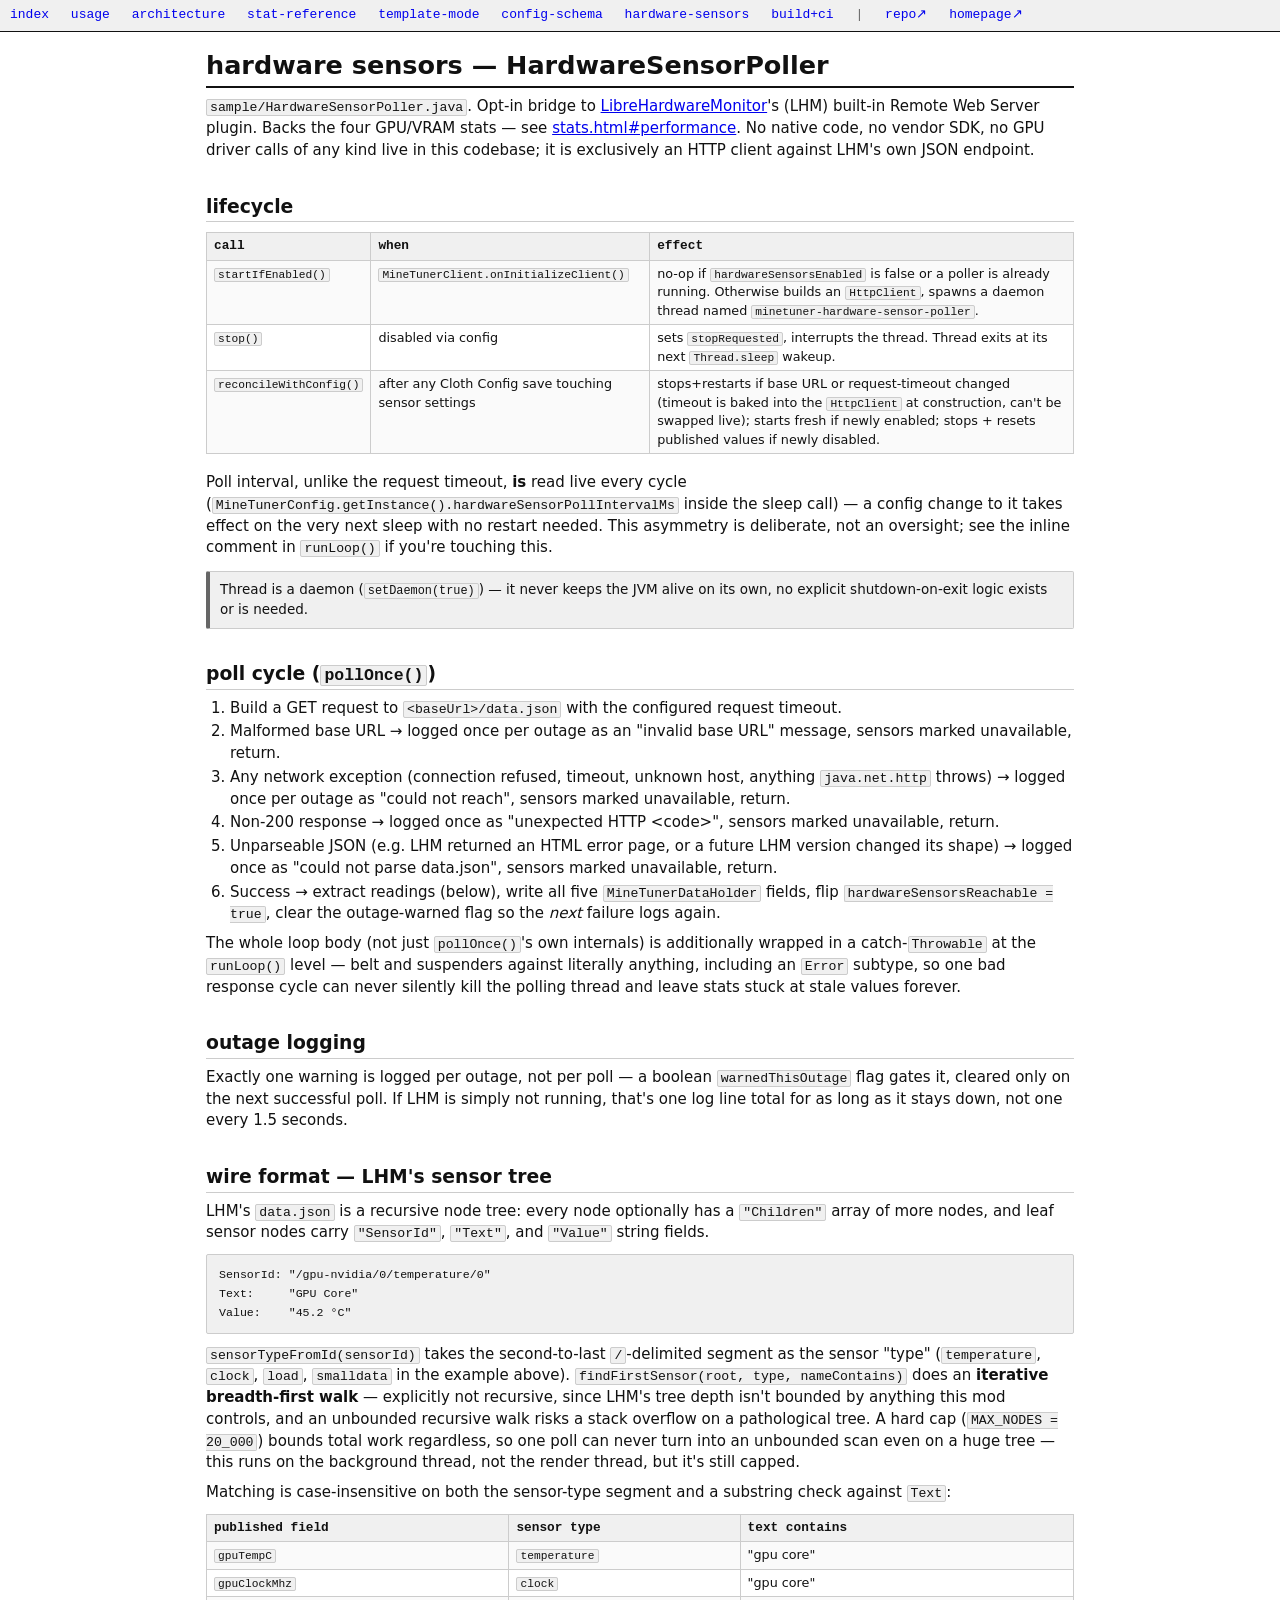
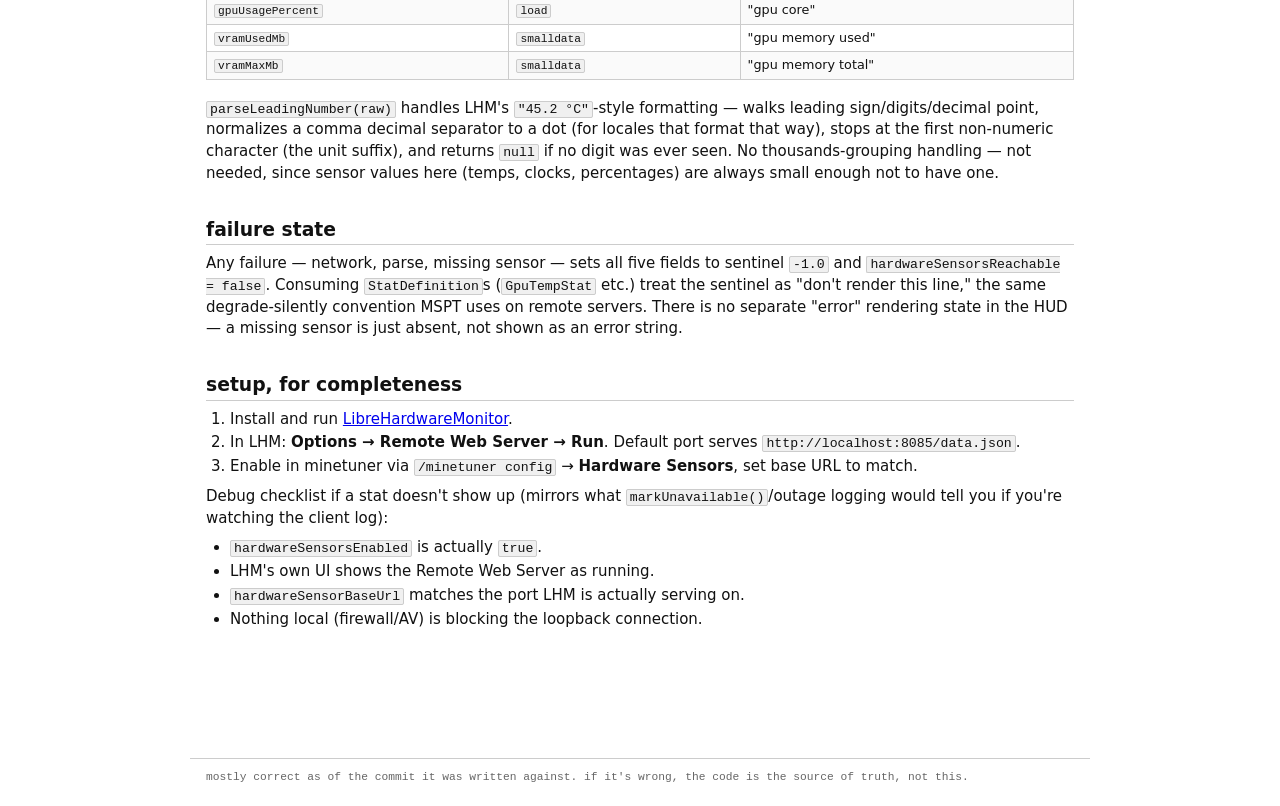
<file: docs/hardware-sensors.html>
<!doctype html>
<html lang="en">
<head>
<meta charset="utf-8">
<meta name="viewport" content="width=device-width, initial-scale=1">
<title>minetuner docs — hardware sensors</title>
<link rel="stylesheet" href="style.css">
</head>
<body>
<div class="topbar">
  <a href="index.html">index</a>
  <a href="usage.html">usage</a>
  <a href="architecture.html">architecture</a>
  <a href="stats.html">stat-reference</a>
  <a href="template-mode.html">template-mode</a>
  <a href="config-schema.html">config-schema</a>
  <a href="hardware-sensors.html">hardware-sensors</a>
  <a href="building.html">build+ci</a>
  <span class="sep">|</span>
  <a href="https://github.com/bottledpepsi/MineTuner-HUD">repo↗</a>
  <a href="https://bottledpepsi.github.io">homepage↗</a>
</div>

<main>
<h1>hardware sensors — HardwareSensorPoller</h1>
<p>
<code>sample/HardwareSensorPoller.java</code>. Opt-in bridge to
<a href="https://github.com/LibreHardwareMonitor/LibreHardwareMonitor">LibreHardwareMonitor</a>'s
(LHM) built-in Remote Web Server plugin. Backs the four GPU/VRAM stats — see
<a href="stats.html#performance">stats.html#performance</a>. No native code, no vendor SDK, no
GPU driver calls of any kind live in this codebase; it is exclusively an HTTP client against
LHM's own JSON endpoint.
</p>

<h2>lifecycle</h2>
<table>
<tr><th>call</th><th>when</th><th>effect</th></tr>
<tr><td><code>startIfEnabled()</code></td><td><code>MineTunerClient.onInitializeClient()</code></td><td>no-op if <code>hardwareSensorsEnabled</code> is false or a poller is already running. Otherwise builds an <code>HttpClient</code>, spawns a daemon thread named <code>minetuner-hardware-sensor-poller</code>.</td></tr>
<tr><td><code>stop()</code></td><td>disabled via config</td><td>sets <code>stopRequested</code>, interrupts the thread. Thread exits at its next <code>Thread.sleep</code> wakeup.</td></tr>
<tr><td><code>reconcileWithConfig()</code></td><td>after any Cloth Config save touching sensor settings</td><td>stops+restarts if base URL or request-timeout changed (timeout is baked into the <code>HttpClient</code> at construction, can't be swapped live); starts fresh if newly enabled; stops + resets published values if newly disabled.</td></tr>
</table>
<p>
Poll interval, unlike the request timeout, <b>is</b> read live every cycle
(<code>MineTunerConfig.getInstance().hardwareSensorPollIntervalMs</code> inside the sleep call) — a
config change to it takes effect on the very next sleep with no restart needed. This asymmetry
is deliberate, not an oversight; see the inline comment in <code>runLoop()</code> if you're
touching this.
</p>
<div class="note">Thread is a daemon (<code>setDaemon(true)</code>) — it never keeps the JVM
alive on its own, no explicit shutdown-on-exit logic exists or is needed.</div>

<h2>poll cycle (<code>pollOnce()</code>)</h2>
<ol>
<li>Build a GET request to <code>&lt;baseUrl&gt;/data.json</code> with the configured request timeout.</li>
<li>Malformed base URL → logged once per outage as an "invalid base URL" message, sensors marked unavailable, return.</li>
<li>Any network exception (connection refused, timeout, unknown host, anything <code>java.net.http</code> throws) → logged once per outage as "could not reach", sensors marked unavailable, return.</li>
<li>Non-200 response → logged once as "unexpected HTTP &lt;code&gt;", sensors marked unavailable, return.</li>
<li>Unparseable JSON (e.g. LHM returned an HTML error page, or a future LHM version changed its shape) → logged once as "could not parse data.json", sensors marked unavailable, return.</li>
<li>Success → extract readings (below), write all five <code>MineTunerDataHolder</code> fields, flip <code>hardwareSensorsReachable = true</code>, clear the outage-warned flag so the <i>next</i> failure logs again.</li>
</ol>
<p>
The whole loop body (not just <code>pollOnce()</code>'s own internals) is additionally wrapped
in a catch-<code>Throwable</code> at the <code>runLoop()</code> level — belt and suspenders
against literally anything, including an <code>Error</code> subtype, so one bad response cycle
can never silently kill the polling thread and leave stats stuck at stale values forever.
</p>

<h2>outage logging</h2>
<p>
Exactly one warning is logged per outage, not per poll — a boolean
<code>warnedThisOutage</code> flag gates it, cleared only on the next successful poll. If LHM is
simply not running, that's one log line total for as long as it stays down, not one every
1.5 seconds.
</p>

<h2>wire format — LHM's sensor tree</h2>
<p>
LHM's <code>data.json</code> is a recursive node tree: every node optionally has a
<code>"Children"</code> array of more nodes, and leaf sensor nodes carry <code>"SensorId"</code>,
<code>"Text"</code>, and <code>"Value"</code> string fields.
</p>
<pre><code>SensorId: "/gpu-nvidia/0/temperature/0"
Text:     "GPU Core"
Value:    "45.2 °C"</code></pre>
<p>
<code>sensorTypeFromId(sensorId)</code> takes the second-to-last <code>/</code>-delimited
segment as the sensor "type" (<code>temperature</code>, <code>clock</code>, <code>load</code>,
<code>smalldata</code> in the example above). <code>findFirstSensor(root, type, nameContains)</code>
does an <b>iterative breadth-first walk</b> — explicitly not recursive, since LHM's tree depth
isn't bounded by anything this mod controls, and an unbounded recursive walk risks a stack
overflow on a pathological tree. A hard cap (<code>MAX_NODES = 20_000</code>) bounds total work
regardless, so one poll can never turn into an unbounded scan even on a huge tree — this runs on
the background thread, not the render thread, but it's still capped.
</p>
<p>Matching is case-insensitive on both the sensor-type segment and a substring check against
<code>Text</code>:</p>
<table>
<tr><th>published field</th><th>sensor type</th><th>text contains</th></tr>
<tr><td><code>gpuTempC</code></td><td><code>temperature</code></td><td>"gpu core"</td></tr>
<tr><td><code>gpuClockMhz</code></td><td><code>clock</code></td><td>"gpu core"</td></tr>
<tr><td><code>gpuUsagePercent</code></td><td><code>load</code></td><td>"gpu core"</td></tr>
<tr><td><code>vramUsedMb</code></td><td><code>smalldata</code></td><td>"gpu memory used"</td></tr>
<tr><td><code>vramMaxMb</code></td><td><code>smalldata</code></td><td>"gpu memory total"</td></tr>
</table>
<p>
<code>parseLeadingNumber(raw)</code> handles LHM's <code>"45.2 °C"</code>-style formatting —
walks leading sign/digits/decimal point, normalizes a comma decimal separator to a dot (for
locales that format that way), stops at the first non-numeric character (the unit suffix), and
returns <code>null</code> if no digit was ever seen. No thousands-grouping handling — not needed,
since sensor values here (temps, clocks, percentages) are always small enough not to have one.
</p>

<h2>failure state</h2>
<p>
Any failure — network, parse, missing sensor — sets all five fields to sentinel
<code>-1.0</code> and <code>hardwareSensorsReachable = false</code>. Consuming
<code>StatDefinition</code>s (<code>GpuTempStat</code> etc.) treat the sentinel as "don't render
this line," the same degrade-silently convention MSPT uses on remote servers. There is no
separate "error" rendering state in the HUD — a missing sensor is just absent, not shown as an
error string.
</p>

<h2>setup, for completeness</h2>
<ol>
<li>Install and run <a href="https://github.com/LibreHardwareMonitor/LibreHardwareMonitor/releases">LibreHardwareMonitor</a>.</li>
<li>In LHM: <b>Options → Remote Web Server → Run</b>. Default port serves <code>http://localhost:8085/data.json</code>.</li>
<li>Enable in minetuner via <code>/minetuner config</code> → <b>Hardware Sensors</b>, set base URL to match.</li>
</ol>
<p>Debug checklist if a stat doesn't show up (mirrors what <code>markUnavailable()</code>/outage
logging would tell you if you're watching the client log):</p>
<ul>
<li><code>hardwareSensorsEnabled</code> is actually <code>true</code>.</li>
<li>LHM's own UI shows the Remote Web Server as running.</li>
<li><code>hardwareSensorBaseUrl</code> matches the port LHM is actually serving on.</li>
<li>Nothing local (firewall/AV) is blocking the loopback connection.</li>
</ul>

</main>

<footer>
mostly correct as of the commit it was written against. if it's wrong, the code is the source of truth, not this.
</footer>
</body>
</html>
</file>
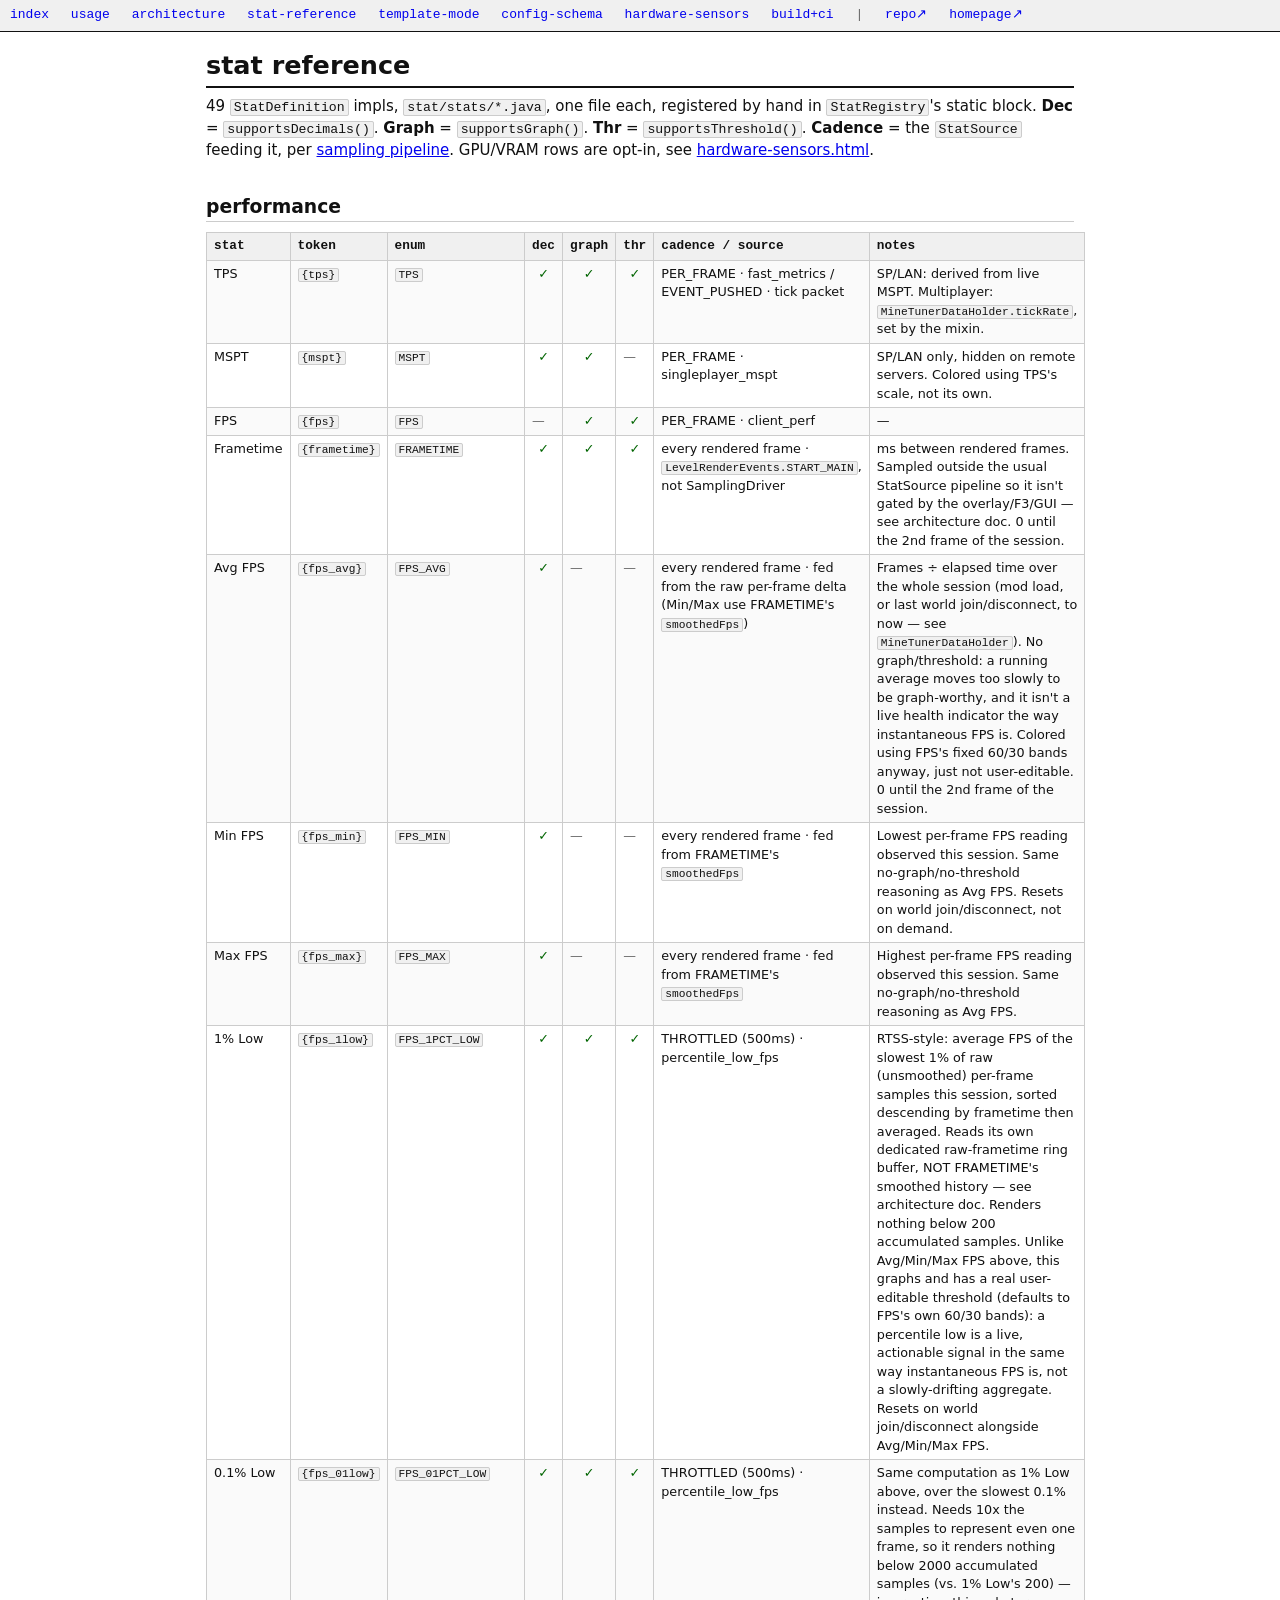
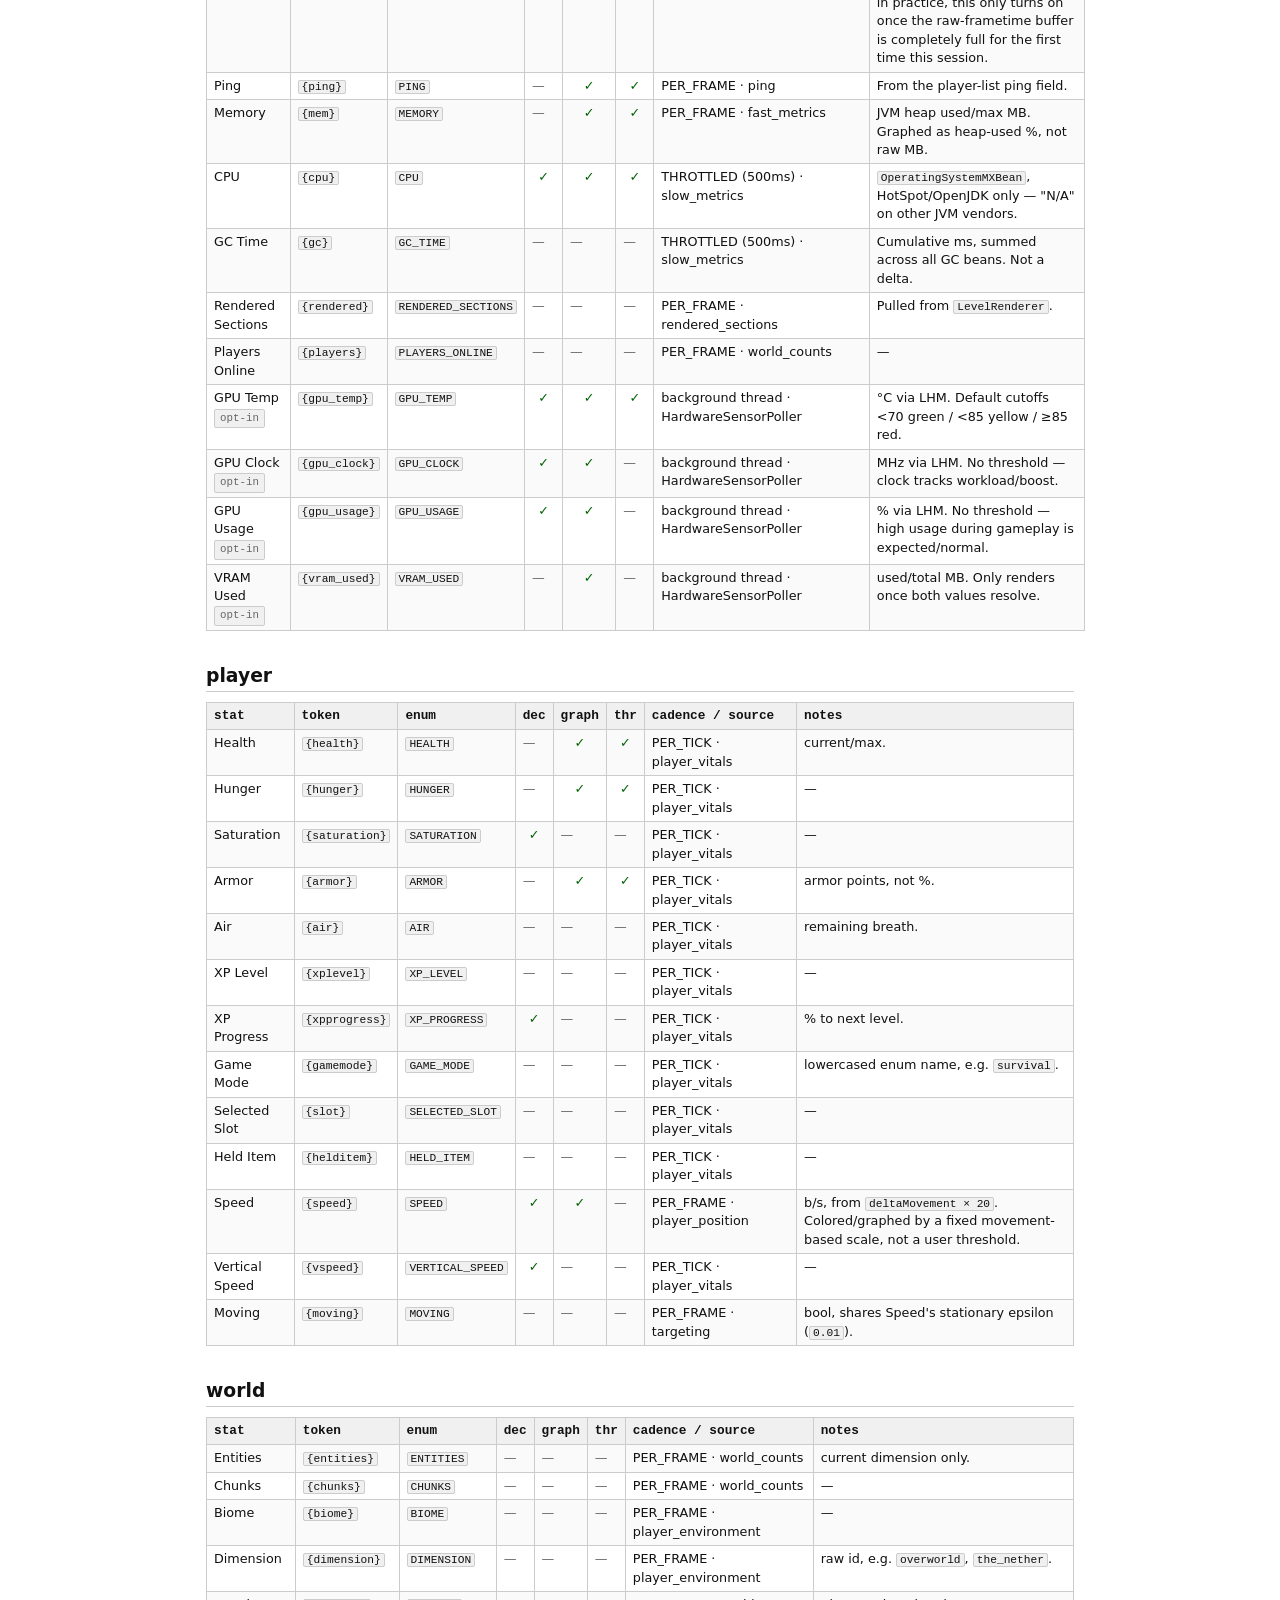
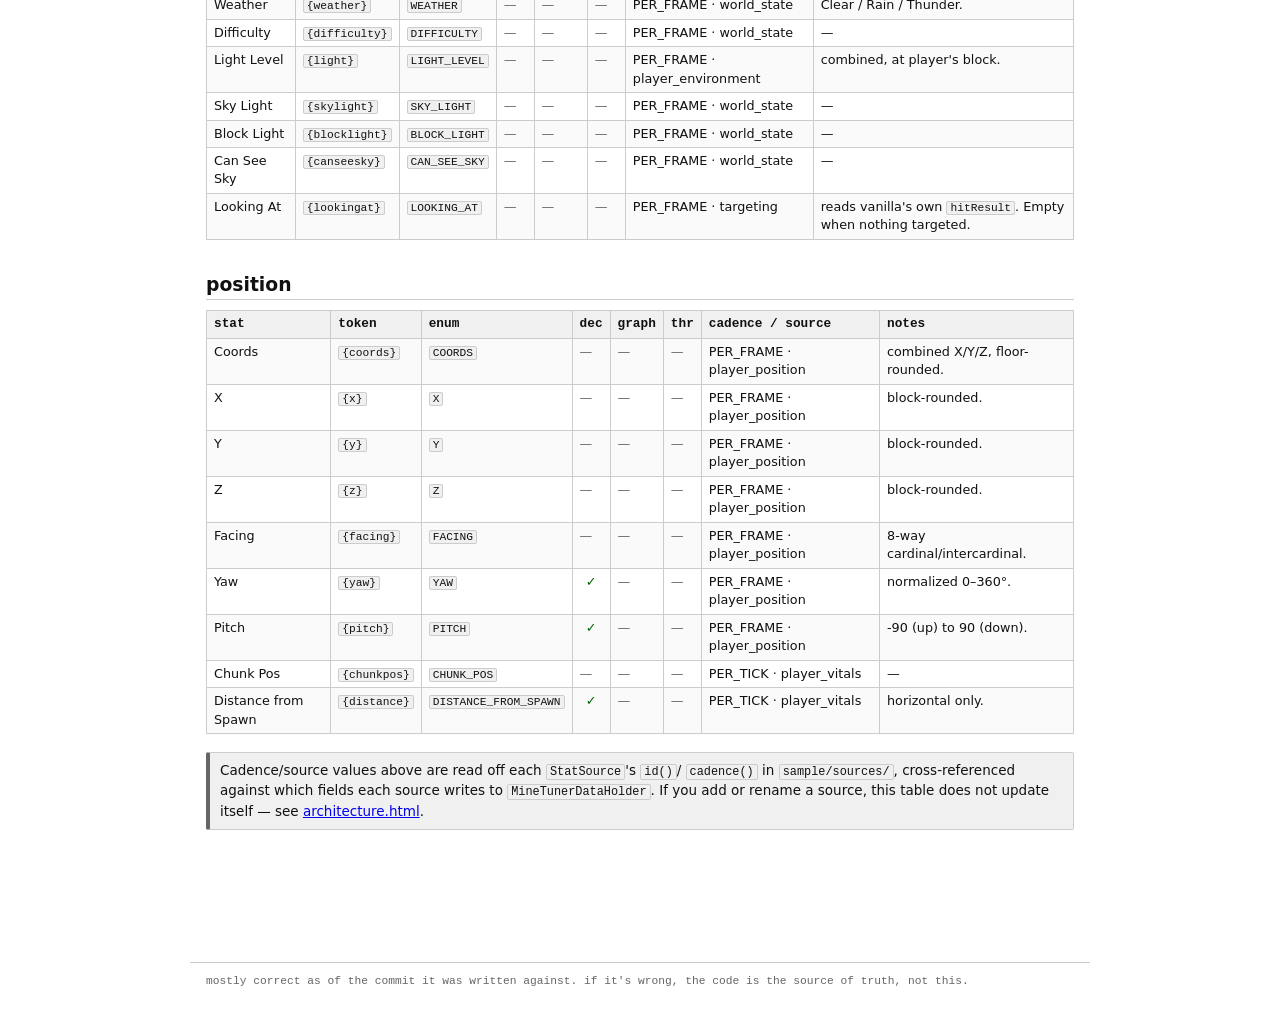
<file: docs/stats.html>
<!doctype html>
<html lang="en">
<head>
<meta charset="utf-8">
<meta name="viewport" content="width=device-width, initial-scale=1">
<title>minetuner docs — stat reference</title>
<link rel="stylesheet" href="style.css">
</head>
<body>
<div class="topbar">
  <a href="index.html">index</a>
    <a href="usage.html">usage</a>
  <a href="architecture.html">architecture</a>
  <a href="stats.html">stat-reference</a>
  <a href="template-mode.html">template-mode</a>
  <a href="config-schema.html">config-schema</a>
  <a href="hardware-sensors.html">hardware-sensors</a>
  <a href="building.html">build+ci</a>
  <span class="sep">|</span>
  <a href="https://github.com/bottledpepsi/MineTuner-HUD">repo↗</a>
  <a href="https://bottledpepsi.github.io">homepage↗</a>
</div>

<main>
<h1>stat reference</h1>
<p>
49 <code>StatDefinition</code> impls, <code>stat/stats/*.java</code>, one file each, registered by
hand in <code>StatRegistry</code>'s static block. <b>Dec</b> = <code>supportsDecimals()</code>.
<b>Graph</b> = <code>supportsGraph()</code>. <b>Thr</b> = <code>supportsThreshold()</code>.
<b>Cadence</b> = the <code>StatSource</code> feeding it, per <a href="architecture.html#sampling">
sampling pipeline</a>. GPU/VRAM rows are opt-in, see <a href="hardware-sensors.html">hardware-sensors.html</a>.
</p>

<h2 id="performance">performance</h2>
<table>
<tr><th>stat</th><th>token</th><th>enum</th><th>dec</th><th>graph</th><th>thr</th><th>cadence / source</th><th>notes</th></tr>
<tr><td>TPS</td><td><code>{tps}</code></td><td><code>TPS</code></td><td class="center yes">✓</td><td class="center yes">✓</td><td class="center yes">✓</td><td>PER_FRAME · fast_metrics / EVENT_PUSHED · tick packet</td><td>SP/LAN: derived from live MSPT. Multiplayer: <code>MineTunerDataHolder.tickRate</code>, set by the mixin.</td></tr>
<tr><td>MSPT</td><td><code>{mspt}</code></td><td><code>MSPT</code></td><td class="center yes">✓</td><td class="center yes">✓</td><td class="no">—</td><td>PER_FRAME · singleplayer_mspt</td><td>SP/LAN only, hidden on remote servers. Colored using TPS's scale, not its own.</td></tr>
<tr><td>FPS</td><td><code>{fps}</code></td><td><code>FPS</code></td><td class="no">—</td><td class="center yes">✓</td><td class="center yes">✓</td><td>PER_FRAME · client_perf</td><td>—</td></tr>
<tr><td>Frametime</td><td><code>{frametime}</code></td><td><code>FRAMETIME</code></td><td class="center yes">✓</td><td class="center yes">✓</td><td class="center yes">✓</td><td>every rendered frame · <code>LevelRenderEvents.START_MAIN</code>, not SamplingDriver</td><td>ms between rendered frames. Sampled outside the usual StatSource pipeline so it isn't gated by the overlay/F3/GUI — see architecture doc. 0 until the 2nd frame of the session.</td></tr>
    <tr>
        <td>Avg FPS</td>
        <td><code>{fps_avg}</code></td>
        <td><code>FPS_AVG</code></td>
        <td class="center yes">✓</td>
        <td class="no">—</td>
        <td class="no">—</td>
        <td>every rendered frame · fed from the raw per-frame delta (Min/Max use FRAMETIME's <code>smoothedFps</code>)
        </td>
        <td>Frames ÷ elapsed time over the whole session (mod load, or last world join/disconnect, to now — see <code>MineTunerDataHolder</code>).
            No graph/threshold: a running average moves too slowly to be graph-worthy, and it isn't a live health
            indicator the way instantaneous FPS is. Colored using FPS's fixed 60/30 bands anyway, just not
            user-editable. 0 until the 2nd frame of the session.
        </td>
    </tr>
<tr><td>Min FPS</td><td><code>{fps_min}</code></td><td><code>FPS_MIN</code></td><td class="center yes">✓</td><td class="no">—</td><td class="no">—</td><td>every rendered frame · fed from FRAMETIME's <code>smoothedFps</code></td><td>Lowest per-frame FPS reading observed this session. Same no-graph/no-threshold reasoning as Avg FPS. Resets on world join/disconnect, not on demand.</td></tr>
<tr><td>Max FPS</td><td><code>{fps_max}</code></td><td><code>FPS_MAX</code></td><td class="center yes">✓</td><td class="no">—</td><td class="no">—</td><td>every rendered frame · fed from FRAMETIME's <code>smoothedFps</code></td><td>Highest per-frame FPS reading observed this session. Same no-graph/no-threshold reasoning as Avg FPS.</td></tr>
<tr><td>1% Low</td><td><code>{fps_1low}</code></td><td><code>FPS_1PCT_LOW</code></td><td class="center yes">✓</td><td class="center yes">✓</td><td class="center yes">✓</td><td>THROTTLED (500ms) · percentile_low_fps</td><td>RTSS-style: average FPS of the slowest 1% of raw (unsmoothed) per-frame samples this session, sorted descending by frametime then averaged. Reads its own dedicated raw-frametime ring buffer, NOT FRAMETIME's smoothed history — see architecture doc. Renders nothing below 200 accumulated samples. Unlike Avg/Min/Max FPS above, this graphs and has a real user-editable threshold (defaults to FPS's own 60/30 bands): a percentile low is a live, actionable signal in the same way instantaneous FPS is, not a slowly-drifting aggregate. Resets on world join/disconnect alongside Avg/Min/Max FPS.</td></tr>
<tr><td>0.1% Low</td><td><code>{fps_01low}</code></td><td><code>FPS_01PCT_LOW</code></td><td class="center yes">✓</td><td class="center yes">✓</td><td class="center yes">✓</td><td>THROTTLED (500ms) · percentile_low_fps</td><td>Same computation as 1% Low above, over the slowest 0.1% instead. Needs 10x the samples to represent even one frame, so it renders nothing below 2000 accumulated samples (vs. 1% Low's 200) — in practice, this only turns on once the raw-frametime buffer is completely full for the first time this session.</td></tr>
<tr><td>Ping</td><td><code>{ping}</code></td><td><code>PING</code></td><td class="no">—</td><td class="center yes">✓</td><td class="center yes">✓</td><td>PER_FRAME · ping</td><td>From the player-list ping field.</td></tr>
<tr><td>Memory</td><td><code>{mem}</code></td><td><code>MEMORY</code></td><td class="no">—</td><td class="center yes">✓</td><td class="center yes">✓</td><td>PER_FRAME · fast_metrics</td><td>JVM heap used/max MB. Graphed as heap-used %, not raw MB.</td></tr>
<tr><td>CPU</td><td><code>{cpu}</code></td><td><code>CPU</code></td><td class="center yes">✓</td><td class="center yes">✓</td><td class="center yes">✓</td><td>THROTTLED (500ms) · slow_metrics</td><td><code>OperatingSystemMXBean</code>, HotSpot/OpenJDK only — "N/A" on other JVM vendors.</td></tr>
<tr><td>GC Time</td><td><code>{gc}</code></td><td><code>GC_TIME</code></td><td class="no">—</td><td class="no">—</td><td class="no">—</td><td>THROTTLED (500ms) · slow_metrics</td><td>Cumulative ms, summed across all GC beans. Not a delta.</td></tr>
<tr><td>Rendered Sections</td><td><code>{rendered}</code></td><td><code>RENDERED_SECTIONS</code></td><td class="no">—</td><td class="no">—</td><td class="no">—</td><td>PER_FRAME · rendered_sections</td><td>Pulled from <code>LevelRenderer</code>.</td></tr>
<tr><td>Players Online</td><td><code>{players}</code></td><td><code>PLAYERS_ONLINE</code></td><td class="no">—</td><td class="no">—</td><td class="no">—</td><td>PER_FRAME · world_counts</td><td>—</td></tr>
<tr><td>GPU Temp <span class="tag">opt-in</span></td><td><code>{gpu_temp}</code></td><td><code>GPU_TEMP</code></td><td class="center yes">✓</td><td class="center yes">✓</td><td class="center yes">✓</td><td>background thread · HardwareSensorPoller</td><td>°C via LHM. Default cutoffs &lt;70 green / &lt;85 yellow / ≥85 red.</td></tr>
<tr><td>GPU Clock <span class="tag">opt-in</span></td><td><code>{gpu_clock}</code></td><td><code>GPU_CLOCK</code></td><td class="center yes">✓</td><td class="center yes">✓</td><td class="no">—</td><td>background thread · HardwareSensorPoller</td><td>MHz via LHM. No threshold — clock tracks workload/boost.</td></tr>
<tr><td>GPU Usage <span class="tag">opt-in</span></td><td><code>{gpu_usage}</code></td><td><code>GPU_USAGE</code></td><td class="center yes">✓</td><td class="center yes">✓</td><td class="no">—</td><td>background thread · HardwareSensorPoller</td><td>% via LHM. No threshold — high usage during gameplay is expected/normal.</td></tr>
<tr><td>VRAM Used <span class="tag">opt-in</span></td><td><code>{vram_used}</code></td><td><code>VRAM_USED</code></td><td class="no">—</td><td class="center yes">✓</td><td class="no">—</td><td>background thread · HardwareSensorPoller</td><td>used/total MB. Only renders once both values resolve.</td></tr>
</table>

<h2 id="player">player</h2>
<table>
<tr><th>stat</th><th>token</th><th>enum</th><th>dec</th><th>graph</th><th>thr</th><th>cadence / source</th><th>notes</th></tr>
<tr><td>Health</td><td><code>{health}</code></td><td><code>HEALTH</code></td><td class="no">—</td><td class="center yes">✓</td><td class="center yes">✓</td><td>PER_TICK · player_vitals</td><td>current/max.</td></tr>
<tr><td>Hunger</td><td><code>{hunger}</code></td><td><code>HUNGER</code></td><td class="no">—</td><td class="center yes">✓</td><td class="center yes">✓</td><td>PER_TICK · player_vitals</td><td>—</td></tr>
<tr><td>Saturation</td><td><code>{saturation}</code></td><td><code>SATURATION</code></td><td class="center yes">✓</td><td class="no">—</td><td class="no">—</td><td>PER_TICK · player_vitals</td><td>—</td></tr>
<tr><td>Armor</td><td><code>{armor}</code></td><td><code>ARMOR</code></td><td class="no">—</td><td class="center yes">✓</td><td class="center yes">✓</td><td>PER_TICK · player_vitals</td><td>armor points, not %.</td></tr>
<tr><td>Air</td><td><code>{air}</code></td><td><code>AIR</code></td><td class="no">—</td><td class="no">—</td><td class="no">—</td><td>PER_TICK · player_vitals</td><td>remaining breath.</td></tr>
<tr><td>XP Level</td><td><code>{xplevel}</code></td><td><code>XP_LEVEL</code></td><td class="no">—</td><td class="no">—</td><td class="no">—</td><td>PER_TICK · player_vitals</td><td>—</td></tr>
<tr><td>XP Progress</td><td><code>{xpprogress}</code></td><td><code>XP_PROGRESS</code></td><td class="center yes">✓</td><td class="no">—</td><td class="no">—</td><td>PER_TICK · player_vitals</td><td>% to next level.</td></tr>
<tr><td>Game Mode</td><td><code>{gamemode}</code></td><td><code>GAME_MODE</code></td><td class="no">—</td><td class="no">—</td><td class="no">—</td><td>PER_TICK · player_vitals</td><td>lowercased enum name, e.g. <code>survival</code>.</td></tr>
<tr><td>Selected Slot</td><td><code>{slot}</code></td><td><code>SELECTED_SLOT</code></td><td class="no">—</td><td class="no">—</td><td class="no">—</td><td>PER_TICK · player_vitals</td><td>—</td></tr>
<tr><td>Held Item</td><td><code>{helditem}</code></td><td><code>HELD_ITEM</code></td><td class="no">—</td><td class="no">—</td><td class="no">—</td><td>PER_TICK · player_vitals</td><td>—</td></tr>
<tr><td>Speed</td><td><code>{speed}</code></td><td><code>SPEED</code></td><td class="center yes">✓</td><td class="center yes">✓</td><td class="no">—</td><td>PER_FRAME · player_position</td><td>b/s, from <code>deltaMovement × 20</code>. Colored/graphed by a fixed movement-based scale, not a user threshold.</td></tr>
<tr><td>Vertical Speed</td><td><code>{vspeed}</code></td><td><code>VERTICAL_SPEED</code></td><td class="center yes">✓</td><td class="no">—</td><td class="no">—</td><td>PER_TICK · player_vitals</td><td>—</td></tr>
<tr><td>Moving</td><td><code>{moving}</code></td><td><code>MOVING</code></td><td class="no">—</td><td class="no">—</td><td class="no">—</td><td>PER_FRAME · targeting</td><td>bool, shares Speed's stationary epsilon (<code>0.01</code>).</td></tr>
</table>

<h2 id="world">world</h2>
<table>
<tr><th>stat</th><th>token</th><th>enum</th><th>dec</th><th>graph</th><th>thr</th><th>cadence / source</th><th>notes</th></tr>
<tr><td>Entities</td><td><code>{entities}</code></td><td><code>ENTITIES</code></td><td class="no">—</td><td class="no">—</td><td class="no">—</td><td>PER_FRAME · world_counts</td><td>current dimension only.</td></tr>
<tr><td>Chunks</td><td><code>{chunks}</code></td><td><code>CHUNKS</code></td><td class="no">—</td><td class="no">—</td><td class="no">—</td><td>PER_FRAME · world_counts</td><td>—</td></tr>
<tr><td>Biome</td><td><code>{biome}</code></td><td><code>BIOME</code></td><td class="no">—</td><td class="no">—</td><td class="no">—</td><td>PER_FRAME · player_environment</td><td>—</td></tr>
<tr><td>Dimension</td><td><code>{dimension}</code></td><td><code>DIMENSION</code></td><td class="no">—</td><td class="no">—</td><td class="no">—</td><td>PER_FRAME · player_environment</td><td>raw id, e.g. <code>overworld</code>, <code>the_nether</code>.</td></tr>
<tr><td>Weather</td><td><code>{weather}</code></td><td><code>WEATHER</code></td><td class="no">—</td><td class="no">—</td><td class="no">—</td><td>PER_FRAME · world_state</td><td>Clear / Rain / Thunder.</td></tr>
<tr><td>Difficulty</td><td><code>{difficulty}</code></td><td><code>DIFFICULTY</code></td><td class="no">—</td><td class="no">—</td><td class="no">—</td><td>PER_FRAME · world_state</td><td>—</td></tr>
<tr><td>Light Level</td><td><code>{light}</code></td><td><code>LIGHT_LEVEL</code></td><td class="no">—</td><td class="no">—</td><td class="no">—</td><td>PER_FRAME · player_environment</td><td>combined, at player's block.</td></tr>
<tr><td>Sky Light</td><td><code>{skylight}</code></td><td><code>SKY_LIGHT</code></td><td class="no">—</td><td class="no">—</td><td class="no">—</td><td>PER_FRAME · world_state</td><td>—</td></tr>
<tr><td>Block Light</td><td><code>{blocklight}</code></td><td><code>BLOCK_LIGHT</code></td><td class="no">—</td><td class="no">—</td><td class="no">—</td><td>PER_FRAME · world_state</td><td>—</td></tr>
<tr><td>Can See Sky</td><td><code>{canseesky}</code></td><td><code>CAN_SEE_SKY</code></td><td class="no">—</td><td class="no">—</td><td class="no">—</td><td>PER_FRAME · world_state</td><td>—</td></tr>
<tr><td>Looking At</td><td><code>{lookingat}</code></td><td><code>LOOKING_AT</code></td><td class="no">—</td><td class="no">—</td><td class="no">—</td><td>PER_FRAME · targeting</td><td>reads vanilla's own <code>hitResult</code>. Empty when nothing targeted.</td></tr>
</table>

<h2 id="position">position</h2>
<table>
<tr><th>stat</th><th>token</th><th>enum</th><th>dec</th><th>graph</th><th>thr</th><th>cadence / source</th><th>notes</th></tr>
<tr><td>Coords</td><td><code>{coords}</code></td><td><code>COORDS</code></td><td class="no">—</td><td class="no">—</td><td class="no">—</td><td>PER_FRAME · player_position</td><td>combined X/Y/Z, floor-rounded.</td></tr>
<tr><td>X</td><td><code>{x}</code></td><td><code>X</code></td><td class="no">—</td><td class="no">—</td><td class="no">—</td><td>PER_FRAME · player_position</td><td>block-rounded.</td></tr>
<tr><td>Y</td><td><code>{y}</code></td><td><code>Y</code></td><td class="no">—</td><td class="no">—</td><td class="no">—</td><td>PER_FRAME · player_position</td><td>block-rounded.</td></tr>
<tr><td>Z</td><td><code>{z}</code></td><td><code>Z</code></td><td class="no">—</td><td class="no">—</td><td class="no">—</td><td>PER_FRAME · player_position</td><td>block-rounded.</td></tr>
<tr><td>Facing</td><td><code>{facing}</code></td><td><code>FACING</code></td><td class="no">—</td><td class="no">—</td><td class="no">—</td><td>PER_FRAME · player_position</td><td>8-way cardinal/intercardinal.</td></tr>
<tr><td>Yaw</td><td><code>{yaw}</code></td><td><code>YAW</code></td><td class="center yes">✓</td><td class="no">—</td><td class="no">—</td><td>PER_FRAME · player_position</td><td>normalized 0–360°.</td></tr>
<tr><td>Pitch</td><td><code>{pitch}</code></td><td><code>PITCH</code></td><td class="center yes">✓</td><td class="no">—</td><td class="no">—</td><td>PER_FRAME · player_position</td><td>-90 (up) to 90 (down).</td></tr>
<tr><td>Chunk Pos</td><td><code>{chunkpos}</code></td><td><code>CHUNK_POS</code></td><td class="no">—</td><td class="no">—</td><td class="no">—</td><td>PER_TICK · player_vitals</td><td>—</td></tr>
<tr><td>Distance from Spawn</td><td><code>{distance}</code></td><td><code>DISTANCE_FROM_SPAWN</code></td><td class="center yes">✓</td><td class="no">—</td><td class="no">—</td><td>PER_TICK · player_vitals</td><td>horizontal only.</td></tr>
</table>

<div class="note">
Cadence/source values above are read off each <code>StatSource</code>'s <code>id()</code>/
<code>cadence()</code> in <code>sample/sources/</code>, cross-referenced against which fields
each source writes to <code>MineTunerDataHolder</code>. If you add or rename a source, this table
does not update itself — see <a href="architecture.html#adding-a-stat">architecture.html</a>.
</div>

</main>

<footer>
mostly correct as of the commit it was written against. if it's wrong, the code is the source of truth, not this.
</footer>
</body>
</html>
</file>
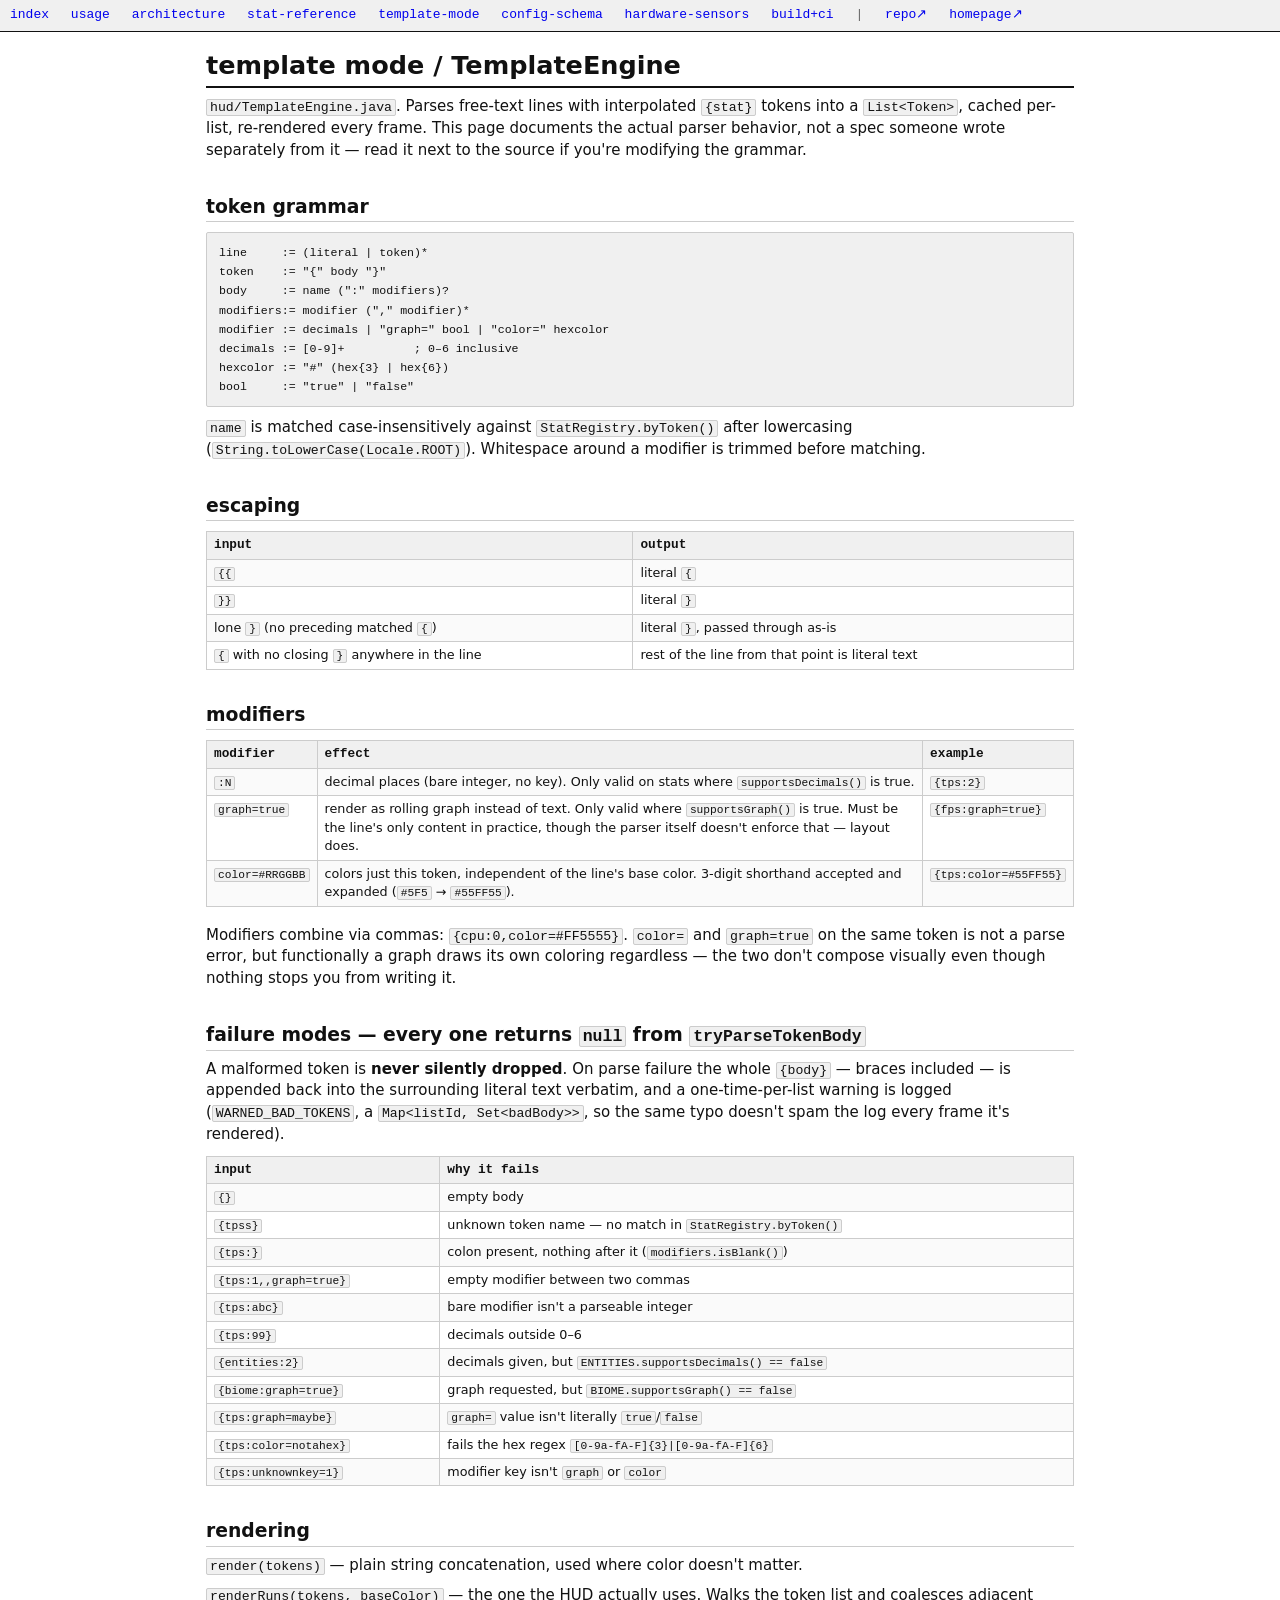
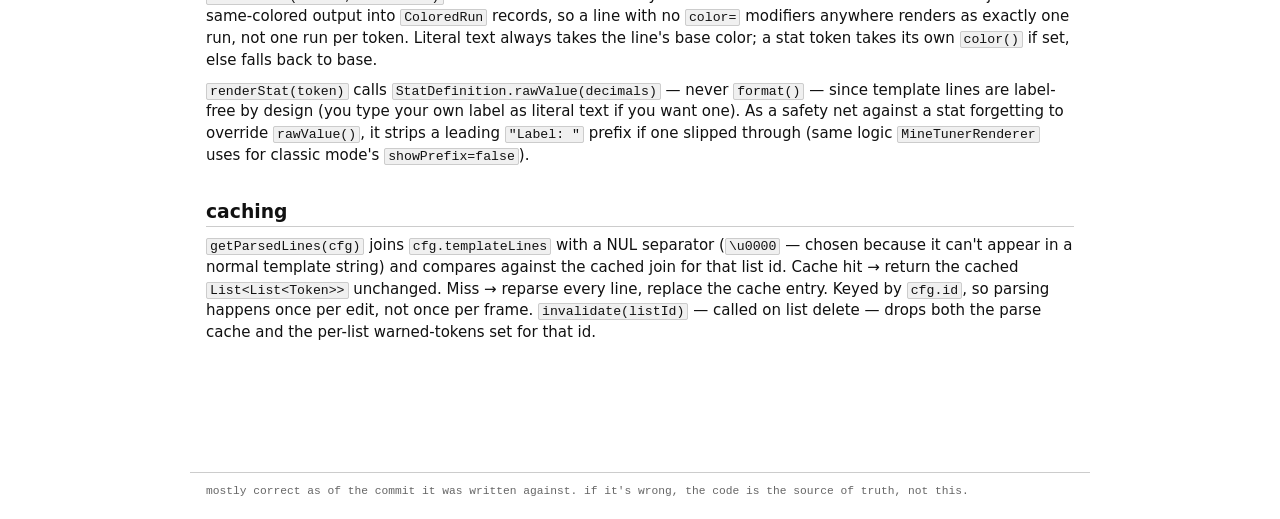
<file: docs/template-mode.html>
<!doctype html>
<html lang="en">
<head>
<meta charset="utf-8">
<meta name="viewport" content="width=device-width, initial-scale=1">
<title>minetuner docs — template mode</title>
<link rel="stylesheet" href="style.css">
</head>
<body>
<div class="topbar">
  <a href="index.html">index</a>
  <a href="usage.html">usage</a>
  <a href="architecture.html">architecture</a>
  <a href="stats.html">stat-reference</a>
  <a href="template-mode.html">template-mode</a>
  <a href="config-schema.html">config-schema</a>
  <a href="hardware-sensors.html">hardware-sensors</a>
  <a href="building.html">build+ci</a>
  <span class="sep">|</span>
  <a href="https://github.com/bottledpepsi/MineTuner-HUD">repo↗</a>
  <a href="https://bottledpepsi.github.io">homepage↗</a>
</div>

<main>
<h1>template mode / TemplateEngine</h1>
<p>
<code>hud/TemplateEngine.java</code>. Parses free-text lines with interpolated
<code>{stat}</code> tokens into a <code>List&lt;Token&gt;</code>, cached per-list, re-rendered
every frame. This page documents the actual parser behavior, not a spec someone wrote
separately from it — read it next to the source if you're modifying the grammar.
</p>

<h2>token grammar</h2>
<pre><code>line     := (literal | token)*
token    := "{" body "}"
body     := name (":" modifiers)?
modifiers:= modifier ("," modifier)*
modifier := decimals | "graph=" bool | "color=" hexcolor
decimals := [0-9]+          ; 0–6 inclusive
hexcolor := "#" (hex{3} | hex{6})
bool     := "true" | "false"</code></pre>

<p><code>name</code> is matched case-insensitively against <code>StatRegistry.byToken()</code>
after lowercasing (<code>String.toLowerCase(Locale.ROOT)</code>). Whitespace around a modifier
is trimmed before matching.</p>

<h2>escaping</h2>
<table>
<tr><th>input</th><th>output</th></tr>
<tr><td><code>{{</code></td><td>literal <code>{</code></td></tr>
<tr><td><code>}}</code></td><td>literal <code>}</code></td></tr>
<tr><td>lone <code>}</code> (no preceding matched <code>{</code>)</td><td>literal <code>}</code>, passed through as-is</td></tr>
<tr><td><code>{</code> with no closing <code>}</code> anywhere in the line</td><td>rest of the line from that point is literal text</td></tr>
</table>

<h2>modifiers</h2>
<table>
<tr><th>modifier</th><th>effect</th><th>example</th></tr>
<tr><td><code>:N</code></td><td>decimal places (bare integer, no key). Only valid on stats where <code>supportsDecimals()</code> is true.</td><td><code>{tps:2}</code></td></tr>
<tr><td><code>graph=true</code></td><td>render as rolling graph instead of text. Only valid where <code>supportsGraph()</code> is true. Must be the line's only content in practice, though the parser itself doesn't enforce that — layout does.</td><td><code>{fps:graph=true}</code></td></tr>
<tr><td><code>color=#RRGGBB</code></td><td>colors just this token, independent of the line's base color. 3-digit shorthand accepted and expanded (<code>#5F5</code> → <code>#55FF55</code>).</td><td><code>{tps:color=#55FF55}</code></td></tr>
</table>
<p>
Modifiers combine via commas: <code>{cpu:0,color=#FF5555}</code>. <code>color=</code> and
<code>graph=true</code> on the same token is not a parse error, but functionally a graph draws
its own coloring regardless — the two don't compose visually even though nothing stops you
from writing it.
</p>

<h2>failure modes — every one returns <code>null</code> from <code>tryParseTokenBody</code></h2>
<p>
A malformed token is <b>never silently dropped</b>. On parse failure the whole
<code>{body}</code> — braces included — is appended back into the surrounding literal text
verbatim, and a one-time-per-list warning is logged
(<code>WARNED_BAD_TOKENS</code>, a <code>Map&lt;listId, Set&lt;badBody&gt;&gt;</code>, so the same
typo doesn't spam the log every frame it's rendered).
</p>
<table>
<tr><th>input</th><th>why it fails</th></tr>
<tr><td><code>{}</code></td><td>empty body</td></tr>
<tr><td><code>{tpss}</code></td><td>unknown token name — no match in <code>StatRegistry.byToken()</code></td></tr>
<tr><td><code>{tps:}</code></td><td>colon present, nothing after it (<code>modifiers.isBlank()</code>)</td></tr>
<tr><td><code>{tps:1,,graph=true}</code></td><td>empty modifier between two commas</td></tr>
<tr><td><code>{tps:abc}</code></td><td>bare modifier isn't a parseable integer</td></tr>
<tr><td><code>{tps:99}</code></td><td>decimals outside 0–6</td></tr>
<tr><td><code>{entities:2}</code></td><td>decimals given, but <code>ENTITIES.supportsDecimals() == false</code></td></tr>
<tr><td><code>{biome:graph=true}</code></td><td>graph requested, but <code>BIOME.supportsGraph() == false</code></td></tr>
<tr><td><code>{tps:graph=maybe}</code></td><td><code>graph=</code> value isn't literally <code>true</code>/<code>false</code></td></tr>
<tr><td><code>{tps:color=notahex}</code></td><td>fails the hex regex <code>[0-9a-fA-F]{3}|[0-9a-fA-F]{6}</code></td></tr>
<tr><td><code>{tps:unknownkey=1}</code></td><td>modifier key isn't <code>graph</code> or <code>color</code></td></tr>
</table>

<h2>rendering</h2>
<p>
<code>render(tokens)</code> — plain string concatenation, used where color doesn't matter.
</p>
<p>
<code>renderRuns(tokens, baseColor)</code> — the one the HUD actually uses. Walks the token
list and coalesces adjacent same-colored output into <code>ColoredRun</code> records, so a line
with no <code>color=</code> modifiers anywhere renders as exactly one run, not one run per token.
Literal text always takes the line's base color; a stat token takes its own <code>color()</code>
if set, else falls back to base.
</p>
<p>
<code>renderStat(token)</code> calls <code>StatDefinition.rawValue(decimals)</code> — never
<code>format()</code> — since template lines are label-free by design (you type your own label
as literal text if you want one). As a safety net against a stat forgetting to override
<code>rawValue()</code>, it strips a leading <code>"Label: "</code> prefix if one slipped
through (same logic <code>MineTunerRenderer</code> uses for classic mode's <code>showPrefix=false</code>).
</p>

<h2>caching</h2>
<p>
<code>getParsedLines(cfg)</code> joins <code>cfg.templateLines</code> with a NUL separator
(<code>\u0000</code> — chosen because it can't appear in a normal template string) and compares
against the cached join for that list id. Cache hit → return the cached
<code>List&lt;List&lt;Token&gt;&gt;</code> unchanged. Miss → reparse every line, replace the cache
entry. Keyed by <code>cfg.id</code>, so parsing happens once per edit, not once per frame.
<code>invalidate(listId)</code> — called on list delete — drops both the parse cache and the
per-list warned-tokens set for that id.
</p>

</main>

<footer>
mostly correct as of the commit it was written against. if it's wrong, the code is the source of truth, not this.
</footer>
</body>
</html>
</file>
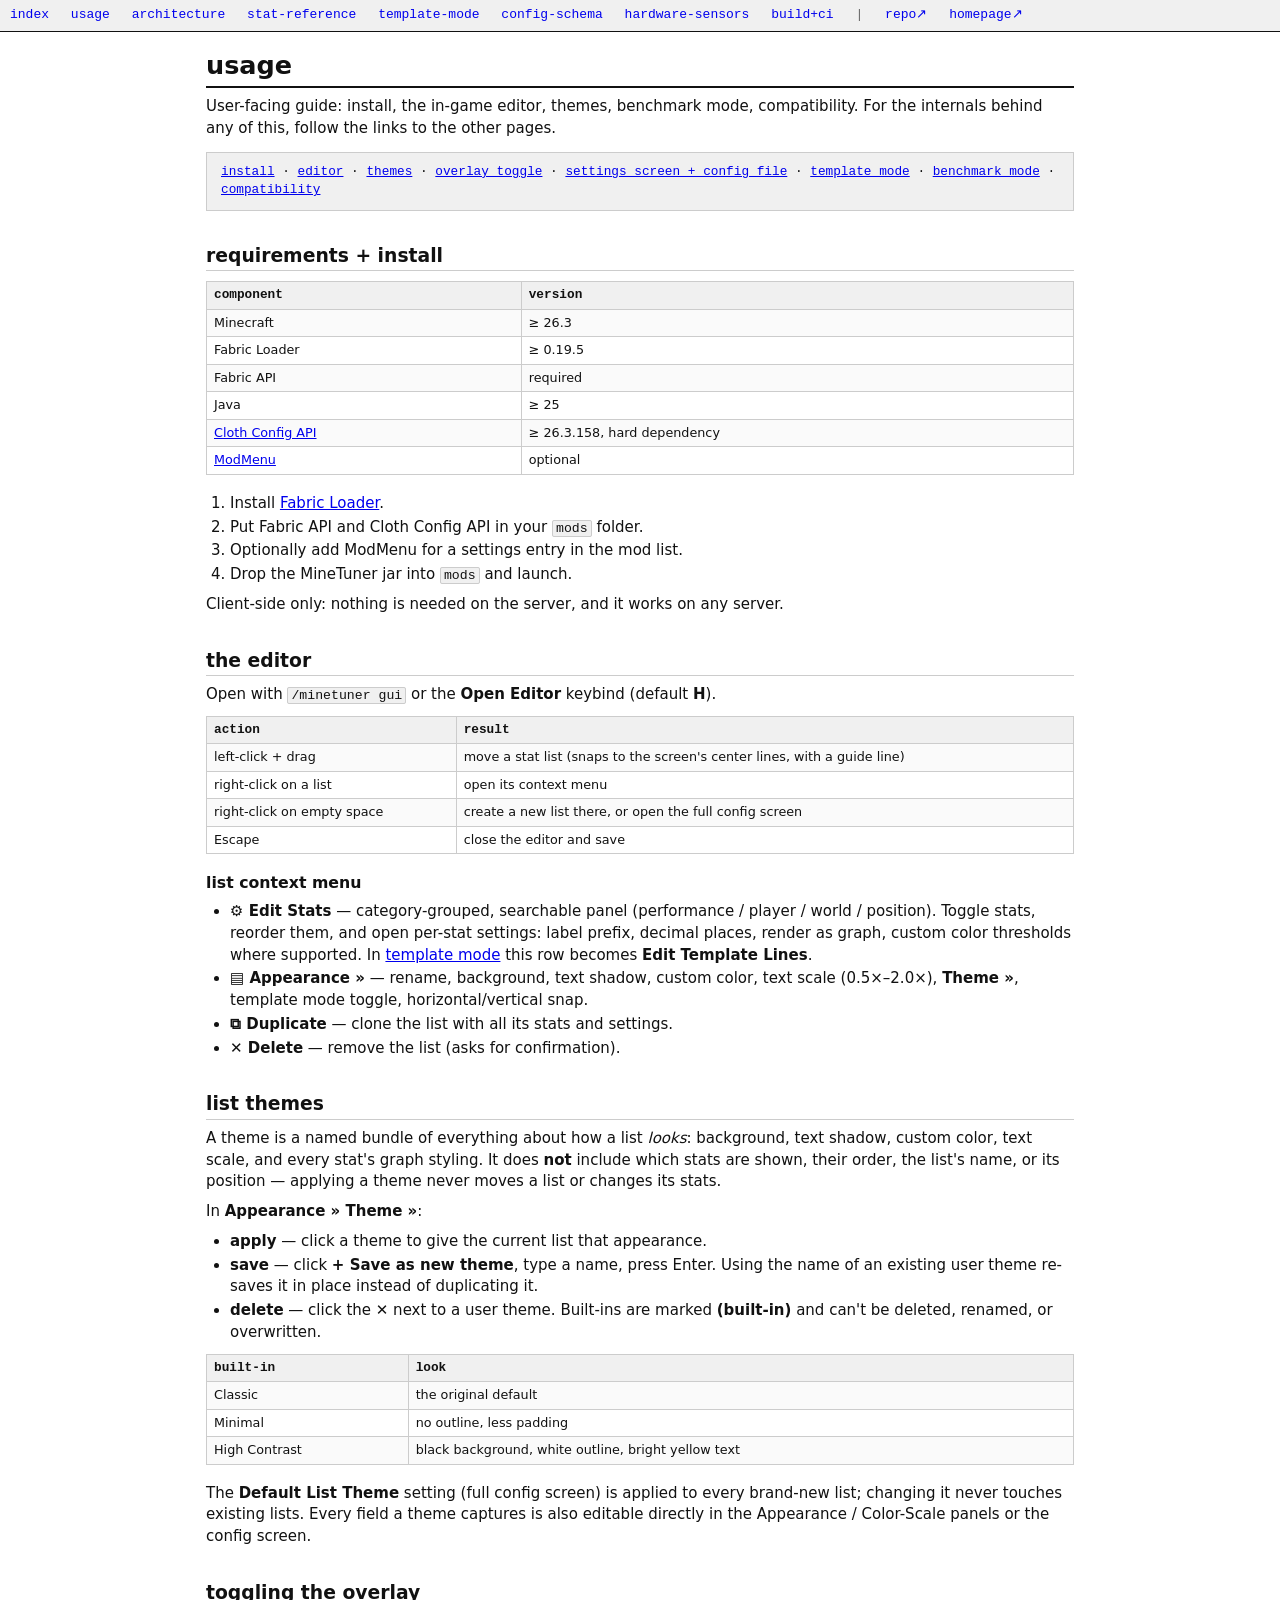
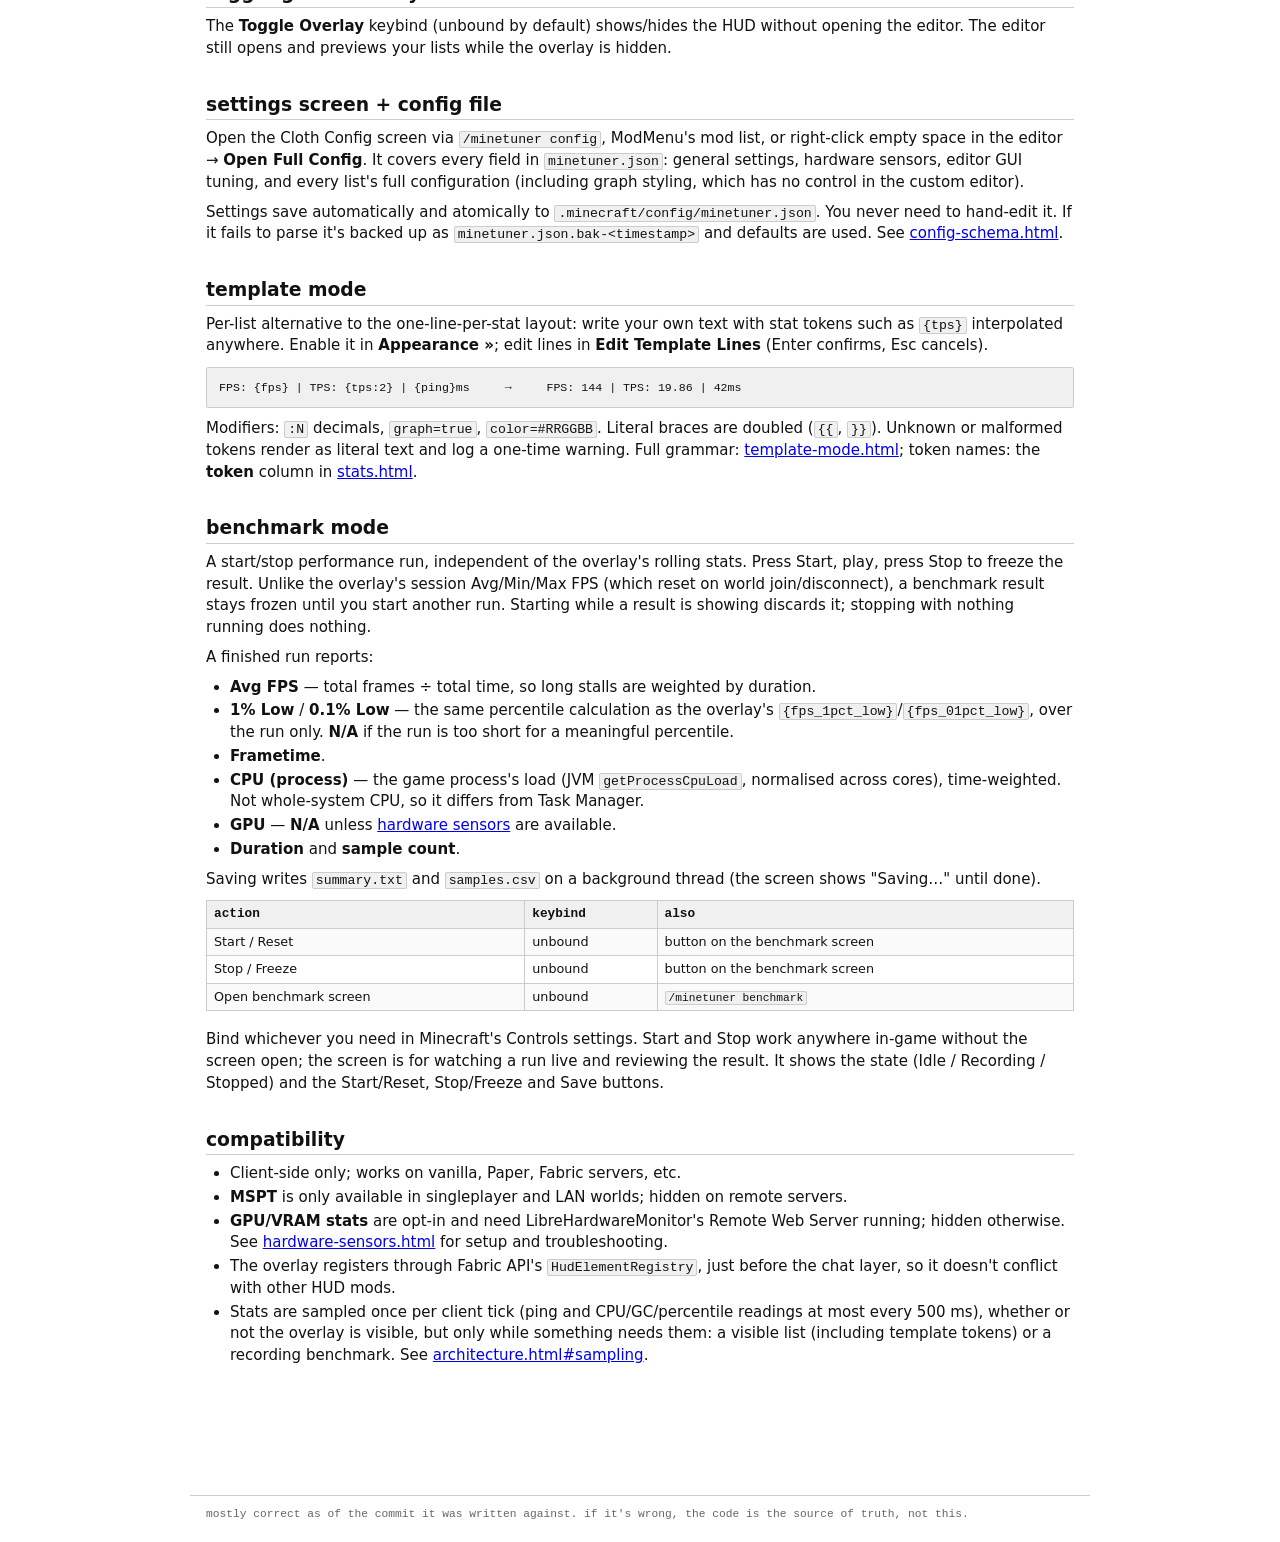
<file: docs/usage.html>
<!doctype html>
<html lang="en">
<head>
    <meta charset="utf-8">
    <meta content="width=device-width, initial-scale=1" name="viewport">
    <title>minetuner docs — usage</title>
    <link href="style.css" rel="stylesheet">
</head>
<body>
<div class="topbar">
    <a href="index.html">index</a>
    <a href="usage.html">usage</a>
    <a href="architecture.html">architecture</a>
    <a href="stats.html">stat-reference</a>
    <a href="template-mode.html">template-mode</a>
    <a href="config-schema.html">config-schema</a>
    <a href="hardware-sensors.html">hardware-sensors</a>
    <a href="building.html">build+ci</a>
    <span class="sep">|</span>
    <a href="https://github.com/bottledpepsi/MineTuner-HUD">repo↗</a>
    <a href="https://bottledpepsi.github.io">homepage↗</a>
</div>

<main>
    <h1>usage</h1>
    <p>
        User-facing guide: install, the in-game editor, themes, benchmark mode, compatibility.
        For the internals behind any of this, follow the links to the other pages.
    </p>

    <div class="toc">
        <a href="#install">install</a> ·
        <a href="#editor">editor</a> ·
        <a href="#themes">themes</a> ·
        <a href="#overlay">overlay toggle</a> ·
        <a href="#config">settings screen + config file</a> ·
        <a href="#templates">template mode</a> ·
        <a href="#benchmark">benchmark mode</a> ·
        <a href="#compat">compatibility</a>
    </div>

    <h2 id="install">requirements + install</h2>
    <table>
        <tr>
            <th>component</th>
            <th>version</th>
        </tr>
        <tr>
            <td>Minecraft</td>
            <td>≥ 26.3</td>
        </tr>
        <tr>
            <td>Fabric Loader</td>
            <td>≥ 0.19.5</td>
        </tr>
        <tr>
            <td>Fabric API</td>
            <td>required</td>
        </tr>
        <tr>
            <td>Java</td>
            <td>≥ 25</td>
        </tr>
        <tr>
            <td><a href="https://modrinth.com/mod/cloth-config">Cloth Config API</a></td>
            <td>≥ 26.3.158, hard dependency</td>
        </tr>
        <tr>
            <td><a href="https://modrinth.com/mod/modmenu">ModMenu</a></td>
            <td>optional</td>
        </tr>
    </table>
    <ol>
        <li>Install <a href="https://fabricmc.net/use/installer/">Fabric Loader</a>.</li>
        <li>Put Fabric API and Cloth Config API in your <code>mods</code> folder.</li>
        <li>Optionally add ModMenu for a settings entry in the mod list.</li>
        <li>Drop the MineTuner jar into <code>mods</code> and launch.</li>
    </ol>
    <p>Client-side only: nothing is needed on the server, and it works on any server.</p>

    <h2 id="editor">the editor</h2>
    <p>Open with <code>/minetuner gui</code> or the <b>Open Editor</b> keybind (default <b>H</b>).</p>
    <table>
        <tr>
            <th>action</th>
            <th>result</th>
        </tr>
        <tr>
            <td>left-click + drag</td>
            <td>move a stat list (snaps to the screen's center lines, with a guide line)</td>
        </tr>
        <tr>
            <td>right-click on a list</td>
            <td>open its context menu</td>
        </tr>
        <tr>
            <td>right-click on empty space</td>
            <td>create a new list there, or open the full config screen</td>
        </tr>
        <tr>
            <td>Escape</td>
            <td>close the editor and save</td>
        </tr>
    </table>

    <h3>list context menu</h3>
    <ul>
        <li><b>⚙ Edit Stats</b> — category-grouped, searchable panel (performance / player / world / position).
            Toggle stats, reorder them, and open per-stat settings: label prefix, decimal places, render as graph,
            custom color thresholds where supported. In <a href="#templates">template mode</a> this row becomes
            <b>Edit Template Lines</b>.
        </li>
        <li><b>▤ Appearance »</b> — rename, background, text shadow, custom color, text scale (0.5×–2.0×),
            <b>Theme »</b>, template mode toggle, horizontal/vertical snap.
        </li>
        <li><b>⧉ Duplicate</b> — clone the list with all its stats and settings.</li>
        <li><b>✕ Delete</b> — remove the list (asks for confirmation).</li>
    </ul>

    <h2 id="themes">list themes</h2>
    <p>
        A theme is a named bundle of everything about how a list <i>looks</i>: background, text shadow,
        custom color, text scale, and every stat's graph styling. It does <b>not</b> include which stats are
        shown, their order, the list's name, or its position — applying a theme never moves a list or changes its stats.
    </p>
    <p>In <b>Appearance » Theme »</b>:</p>
    <ul>
        <li><b>apply</b> — click a theme to give the current list that appearance.</li>
        <li><b>save</b> — click <b>+ Save as new theme</b>, type a name, press Enter. Using the name of an
            existing user theme re-saves it in place instead of duplicating it.
        </li>
        <li><b>delete</b> — click the ✕ next to a user theme. Built-ins are marked <b>(built-in)</b> and can't be
            deleted, renamed, or overwritten.
        </li>
    </ul>
    <table>
        <tr>
            <th>built-in</th>
            <th>look</th>
        </tr>
        <tr>
            <td>Classic</td>
            <td>the original default</td>
        </tr>
        <tr>
            <td>Minimal</td>
            <td>no outline, less padding</td>
        </tr>
        <tr>
            <td>High Contrast</td>
            <td>black background, white outline, bright yellow text</td>
        </tr>
    </table>
    <p>
        The <b>Default List Theme</b> setting (full config screen) is applied to every brand-new list;
        changing it never touches existing lists. Every field a theme captures is also editable directly in
        the Appearance / Color-Scale panels or the config screen.
    </p>

    <h2 id="overlay">toggling the overlay</h2>
    <p>
        The <b>Toggle Overlay</b> keybind (unbound by default) shows/hides the HUD without opening the editor.
        The editor still opens and previews your lists while the overlay is hidden.
    </p>

    <h2 id="config">settings screen + config file</h2>
    <p>
        Open the Cloth Config screen via <code>/minetuner config</code>, ModMenu's mod list, or right-click empty
        space in the editor → <b>Open Full Config</b>. It covers every field in <code>minetuner.json</code>:
        general settings, hardware sensors, editor GUI tuning, and every list's full configuration (including
        graph styling, which has no control in the custom editor).
    </p>
    <p>
        Settings save automatically and atomically to <code>.minecraft/config/minetuner.json</code>. You never
        need to hand-edit it. If it fails to parse it's backed up as <code>minetuner.json.bak-&lt;timestamp&gt;</code>
        and defaults are used. See <a href="config-schema.html">config-schema.html</a>.
    </p>

    <h2 id="templates">template mode</h2>
    <p>
        Per-list alternative to the one-line-per-stat layout: write your own text with stat tokens such as
        <code>{tps}</code> interpolated anywhere. Enable it in <b>Appearance »</b>; edit lines in
        <b>Edit Template Lines</b> (Enter confirms, Esc cancels).
    </p>
    <pre><code>FPS: {fps} | TPS: {tps:2} | {ping}ms     →     FPS: 144 | TPS: 19.86 | 42ms</code></pre>
    <p>
        Modifiers: <code>:N</code> decimals, <code>graph=true</code>, <code>color=#RRGGBB</code>. Literal braces
        are doubled (<code>{{</code>, <code>}}</code>). Unknown or malformed tokens render as literal text and log a
        one-time warning. Full grammar: <a href="template-mode.html">template-mode.html</a>; token names:
        the <b>token</b> column in <a href="stats.html">stats.html</a>.
    </p>

    <h2 id="benchmark">benchmark mode</h2>
    <p>
        A start/stop performance run, independent of the overlay's rolling stats. Press Start, play, press Stop to
        freeze the result. Unlike the overlay's session Avg/Min/Max FPS (which reset on world join/disconnect), a
        benchmark result stays frozen until you start another run. Starting while a result is showing discards it;
        stopping with nothing running does nothing.
    </p>
    <p>A finished run reports:</p>
    <ul>
        <li><b>Avg FPS</b> — total frames ÷ total time, so long stalls are weighted by duration.</li>
        <li><b>1% Low</b> / <b>0.1% Low</b> — the same percentile calculation as the overlay's
            <code>{fps_1pct_low}</code>/<code>{fps_01pct_low}</code>, over the run only. <b>N/A</b> if the run is too
            short for a meaningful percentile.
        </li>
        <li><b>Frametime</b>.</li>
        <li><b>CPU (process)</b> — the game process's load (JVM <code>getProcessCpuLoad</code>, normalised across
            cores), time-weighted. Not whole-system CPU, so it differs from Task Manager.
        </li>
        <li><b>GPU</b> — <b>N/A</b> unless <a href="hardware-sensors.html">hardware sensors</a> are available.</li>
        <li><b>Duration</b> and <b>sample count</b>.</li>
    </ul>
    <p>
        Saving writes <code>summary.txt</code> and <code>samples.csv</code> on a background thread (the screen shows
        "Saving…" until done).
    </p>
    <table>
        <tr>
            <th>action</th>
            <th>keybind</th>
            <th>also</th>
        </tr>
        <tr>
            <td>Start / Reset</td>
            <td>unbound</td>
            <td>button on the benchmark screen</td>
        </tr>
        <tr>
            <td>Stop / Freeze</td>
            <td>unbound</td>
            <td>button on the benchmark screen</td>
        </tr>
        <tr>
            <td>Open benchmark screen</td>
            <td>unbound</td>
            <td><code>/minetuner benchmark</code></td>
        </tr>
    </table>
    <p>
        Bind whichever you need in Minecraft's Controls settings. Start and Stop work anywhere in-game without the
        screen open; the screen is for watching a run live and reviewing the result. It shows the state
        (Idle / Recording / Stopped) and the Start/Reset, Stop/Freeze and Save buttons.
    </p>

    <h2 id="compat">compatibility</h2>
    <ul>
        <li>Client-side only; works on vanilla, Paper, Fabric servers, etc.</li>
        <li><b>MSPT</b> is only available in singleplayer and LAN worlds; hidden on remote servers.</li>
        <li><b>GPU/VRAM stats</b> are opt-in and need LibreHardwareMonitor's Remote Web Server running; hidden
            otherwise.
            See <a href="hardware-sensors.html">hardware-sensors.html</a> for setup and troubleshooting.
        </li>
        <li>The overlay registers through Fabric API's <code>HudElementRegistry</code>, just before the chat layer,
            so it doesn't conflict with other HUD mods.
        </li>
        <li>Stats are sampled once per client tick (ping and CPU/GC/percentile readings at most every 500 ms),
            whether or not the overlay is visible, but only while something needs them: a visible list (including
            template tokens) or a recording benchmark. See <a href="architecture.html#sampling">architecture.html#sampling</a>.
        </li>
    </ul>

</main>

<footer>
    mostly correct as of the commit it was written against. if it's wrong, the code is the source of truth, not this.
</footer>
</body>
</html>
</file>
<file: docs/style.css>
/* style.css — didn't feel like doing more than this. */

:root {
  --bg: #ffffff;
  --fg: #111111;
  --dim: #666666;
  --line: #cccccc;
  --code-bg: #f0f0f0;
  --link: #0000ee;
  --visited: #551a8b;
  --warn-bg: #fff8dc;
  --warn-border: #d4c37a;
  --ok: #006400;
  --bad: #8b0000;
  --mono: ui-monospace, "Cascadia Code", "SF Mono", "Consolas", "Liberation Mono", monospace;
  --sans: ui-sans-serif, system-ui, "Segoe UI", Tahoma, Arial, sans-serif;
}

* { box-sizing: border-box; }

html { font-size: 15px; }

body {
  margin: 0;
  font-family: var(--sans);
  color: var(--fg);
  background: var(--bg);
  line-height: 1.45;
}

/* nav bar: literally a table. no shame. */
.topbar {
  border-bottom: 1px solid var(--fg);
  padding: 6px 10px;
  font-family: var(--mono);
  font-size: 13px;
  background: var(--code-bg);
  white-space: nowrap;
  overflow-x: auto;
}
.topbar a { margin-right: 14px; color: var(--link); text-decoration: none; }
.topbar a:hover { text-decoration: underline; }
.topbar .sep { color: var(--dim); margin-right: 14px; }
.topbar .tag { color: var(--dim); }

main {
  max-width: 900px;
  margin: 0 auto;
  padding: 18px 16px 80px;
}

h1, h2, h3, h4 { font-family: var(--sans); font-weight: 700; line-height: 1.2; }
h1 { font-size: 1.7rem; margin: 0 0 4px; border-bottom: 2px solid var(--fg); padding-bottom: 6px; }
h2 { font-size: 1.25rem; margin: 34px 0 8px; border-bottom: 1px solid var(--line); padding-bottom: 3px; }
h3 { font-size: 1.05rem; margin: 20px 0 6px; }
h4 { font-size: 0.95rem; margin: 14px 0 4px; font-family: var(--mono); }

p { margin: 8px 0; }
ul, ol { margin: 8px 0; padding-left: 24px; }
li { margin: 2px 0; }

a { color: var(--link); }
a:visited { color: var(--visited); }

code, pre, kbd {
  font-family: var(--mono);
  font-size: 0.88em;
}
code {
  background: var(--code-bg);
  border: 1px solid var(--line);
  padding: 0 3px;
  border-radius: 2px;
}
pre {
  background: var(--code-bg);
  border: 1px solid var(--line);
  padding: 10px 12px;
  overflow-x: auto;
  border-radius: 2px;
  margin: 10px 0;
}
pre code { background: none; border: none; padding: 0; }

table {
  border-collapse: collapse;
  width: 100%;
  margin: 10px 0 18px;
  font-size: 0.85rem;
}
th, td {
  border: 1px solid var(--line);
  padding: 4px 7px;
  text-align: left;
  vertical-align: top;
}
th {
  background: var(--code-bg);
  font-family: var(--mono);
  font-weight: 700;
  white-space: nowrap;
}
tr:nth-child(even) td { background: #fafafa; }
td code { white-space: nowrap; }

.center { text-align: center; }

.tag {
  display: inline-block;
  font-family: var(--mono);
  font-size: 0.72rem;
  padding: 1px 5px;
  border: 1px solid var(--line);
  border-radius: 2px;
  background: var(--code-bg);
  color: var(--dim);
}

.yes { color: var(--ok); font-weight: 700; }
.no  { color: var(--dim); }

.note, .warn {
  border: 1px solid var(--line);
  padding: 8px 10px;
  margin: 12px 0;
  font-size: 0.9rem;
  border-radius: 2px;
}
.note { background: var(--code-bg); border-left: 4px solid var(--dim); }
.warn { background: var(--warn-bg); border: 1px solid var(--warn-border); border-left: 4px solid #a08a2e; }

hr { border: none; border-top: 1px dashed var(--line); margin: 26px 0; }

footer {
  max-width: 900px;
  margin: 40px auto 20px;
  padding: 10px 16px 0;
  border-top: 1px solid var(--line);
  font-family: var(--mono);
  font-size: 0.75rem;
  color: var(--dim);
}

.toc {
  font-family: var(--mono);
  font-size: 0.85rem;
  background: var(--code-bg);
  border: 1px solid var(--line);
  padding: 10px 14px;
  margin: 12px 0 20px;
}
.toc ul { margin: 4px 0; padding-left: 18px; }

.filetree {
  font-family: var(--mono);
  font-size: 0.82rem;
  background: var(--code-bg);
  border: 1px solid var(--line);
  padding: 10px 12px;
  overflow-x: auto;
  white-space: pre;
  line-height: 1.5;
}

.badge-row { margin: 6px 0 14px; font-family: var(--mono); font-size: 0.75rem; color: var(--dim); }

.two-col {
  display: grid;
  grid-template-columns: 1fr 1fr;
  gap: 20px;
}
@media (max-width: 640px) {
  .two-col { grid-template-columns: 1fr; }
  html { font-size: 14.5px; }
  table { font-size: 0.78rem; }
}
</file>
